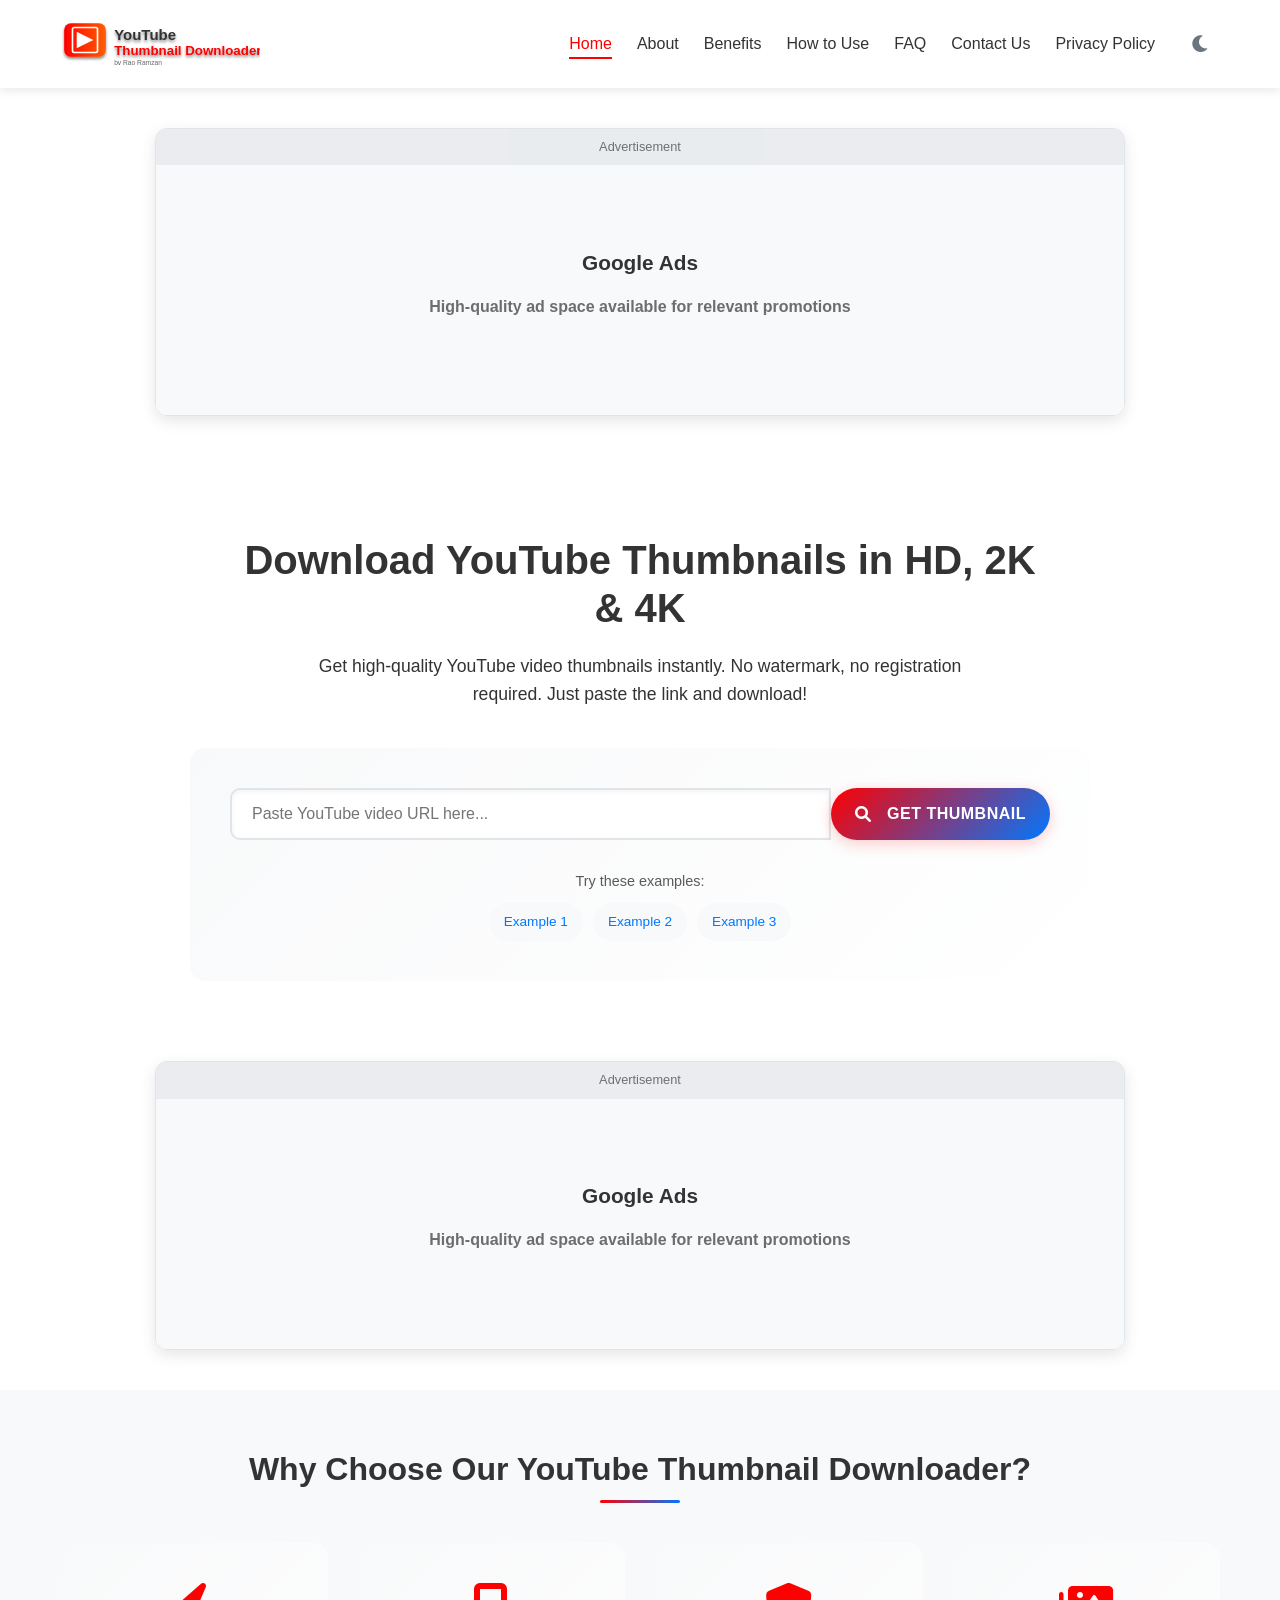
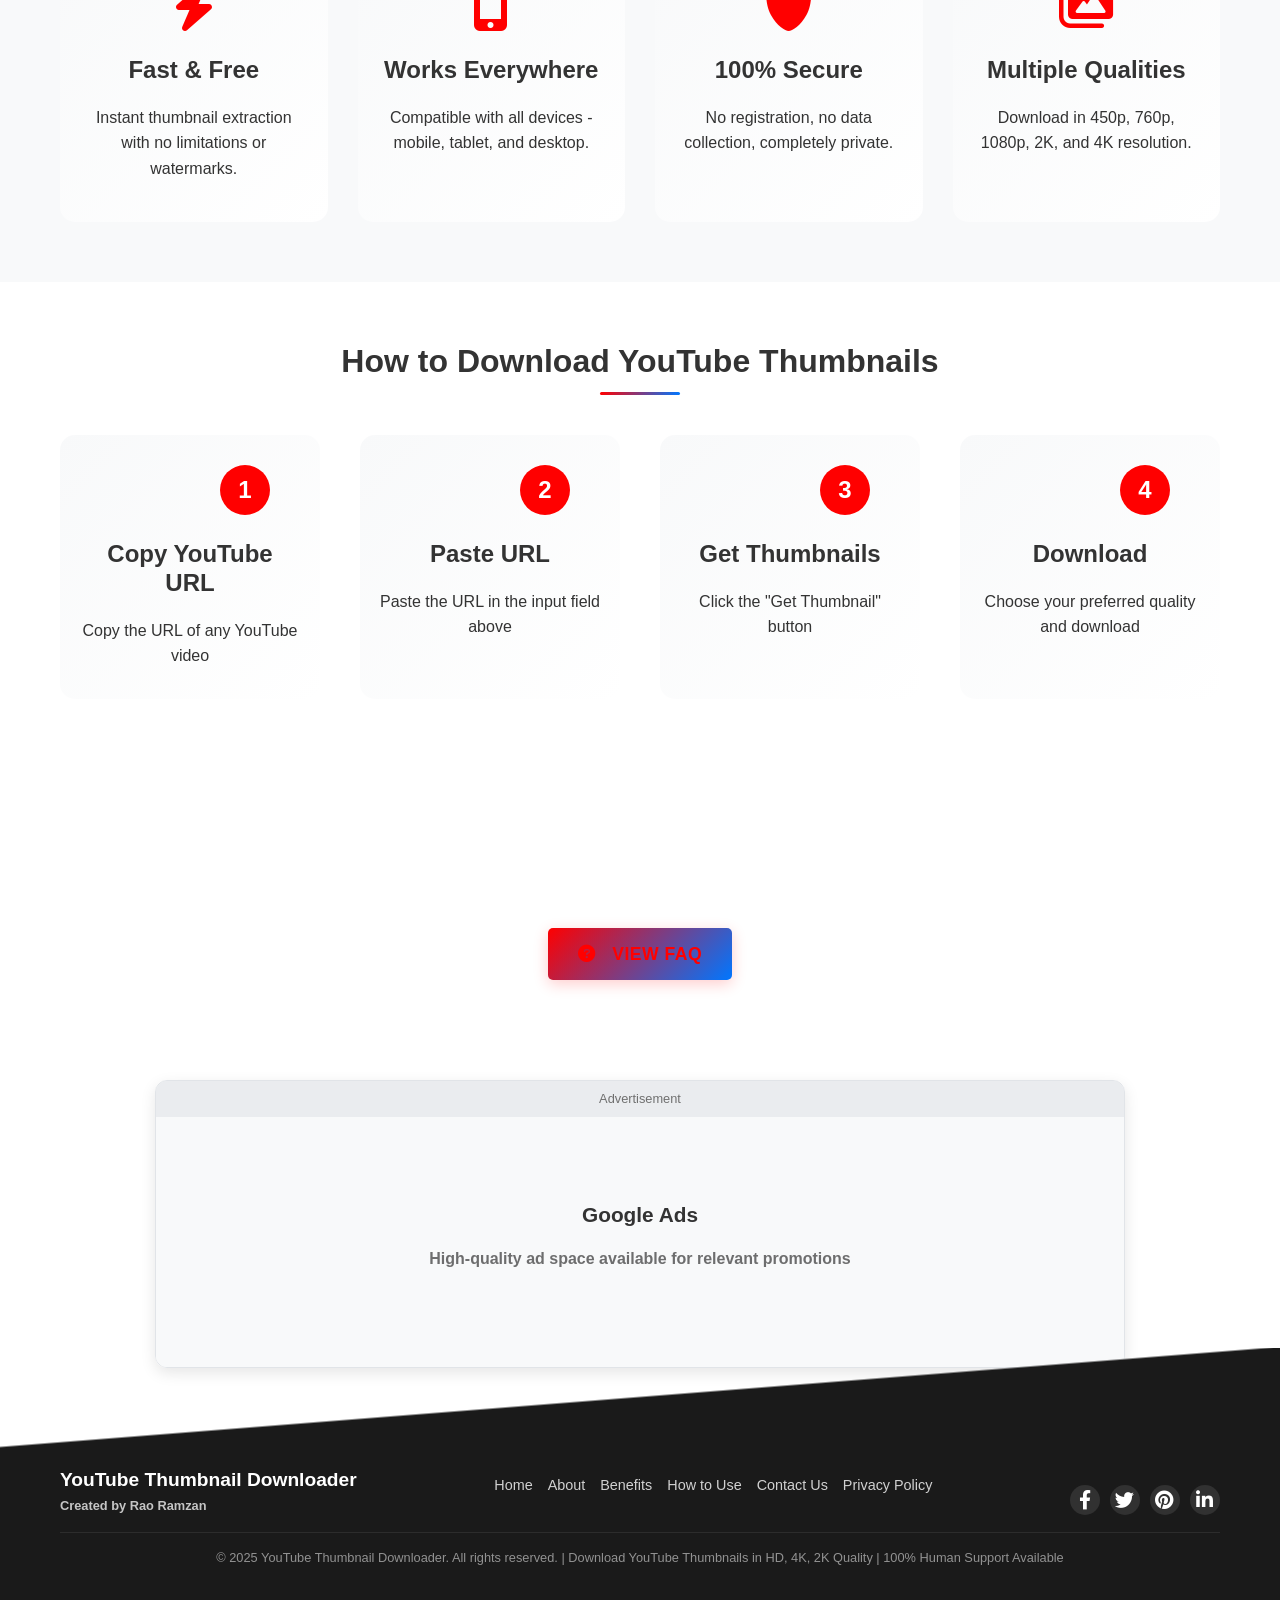
<file: index.html>
<!DOCTYPE html>
<html lang="en">
<head>
    <meta charset="UTF-8">
    <meta name="viewport" content="width=device-width, initial-scale=1.0">
    <meta name="description" content="Download YouTube thumbnails in HD, 2K, and 4K quality for free. No watermark, no registration required. Fast, easy, and reliable thumbnail downloader by Rao Ramzan.">
    <meta name="keywords" content="YouTube thumbnail downloader, download YouTube thumbnails, YouTube thumbnail HD, 4K YouTube thumbnail, free thumbnail downloader, YouTube thumbnail grabber">
    <meta name="author" content="Rao Ramzan">
    <meta name="robots" content="index, follow">
    <meta property="og:title" content="YouTube Thumbnail Downloader - Download in HD, 2K & 4K">
    <meta property="og:description" content="Download YouTube thumbnails in high quality (HD, 2K, 4K). No watermark, no registration required. Fast, easy, and reliable.">
    <meta property="og:image" content="images/about-us.svg">
    <meta property="og:url" content="https://ytdownloader.com">
    <meta property="og:type" content="website">
    <meta name="twitter:card" content="summary_large_image">
    <meta name="twitter:title" content="YouTube Thumbnail Downloader - Download in HD, 2K & 4K">
    <meta name="twitter:description" content="Download YouTube thumbnails in high quality (HD, 2K, 4K). No watermark, no registration required. Fast, easy, and reliable.">
    <meta name="twitter:image" content="images/about-us.svg">
    <link rel="canonical" href="https://ytdownloader.com">
    <title>YouTube Thumbnail Downloader - Download in HD, 2K & 4K</title>
    <link rel="stylesheet" href="css/styles.css">
    <link rel="stylesheet" href="https://cdnjs.cloudflare.com/ajax/libs/font-awesome/6.0.0-beta3/css/all.min.css">
    
    <!-- Preload critical resources -->
    <link rel="preload" href="css/styles.css" as="style">
    <link rel="preload" href="js/script.js" as="script">
    <link rel="preload" href="images/logo.svg" as="image">
    
    <!-- Preconnect to external domains -->
    <link rel="preconnect" href="https://cdnjs.cloudflare.com">
    <link rel="preconnect" href="https://img.youtube.com">
    <link rel="preconnect" href="https://www.youtube.com">
    
    <!-- Structured data for SEO -->
    <script type="application/ld+json">
    {
        "@context": "https://schema.org",
        "@type": "WebApplication",
        "name": "YouTube Thumbnail Downloader",
        "url": "https://ytdownloader.com",
        "description": "Download YouTube thumbnails in HD, 2K, and 4K quality for free. No watermark, no registration required.",
        "applicationCategory": "UtilityApplication",
        "operatingSystem": "All",
        "offers": {
            "@type": "Offer",
            "price": "0",
            "priceCurrency": "USD"
        },
        "creator": {
            "@type": "Person",
            "name": "Rao Ramzan"
        }
    }
    </script>
    <!-- Schema.org markup for Google -->
    <script type="application/ld+json">
    {
      "@context": "https://schema.org",
      "@type": "WebApplication",
      "name": "YouTube Thumbnail Downloader",
      "description": "Download YouTube thumbnails in HD, Full HD & 4K. No watermark, no software required.",
      "operatingSystem": "All",
      "applicationCategory": "UtilityApplication",
      "offers": {
        "@type": "Offer",
        "price": "0",
        "priceCurrency": "USD"
      }
    }
    </script>
</head>
<body>
    <header>
        <nav class="navbar">
            <div class="container">
                <div class="logo">
                    <a href="index.html">
                        <img src="images/logo.svg" alt="YouTube Thumbnail Downloader Logo" class="logo-img">
                    </a>
                </div>
                <ul class="nav-links">
                    <li><a href="index.html" class="active">Home</a></li>
                    <li><a href="html/about.html">About</a></li>
                    <li><a href="html/benefits.html">Benefits</a></li>
                    <li><a href="html/how-to-use.html">How to Use</a></li>
                    <li><a href="html/faq.html">FAQ</a></li>
                    <li><a href="html/contact.html">Contact Us</a></li>
                    <li><a href="html/privacy-policy.html">Privacy Policy</a></li>
                    <li><button id="theme-toggle" class="theme-toggle">
                        <i class="fas fa-moon"></i>
                        <i class="fas fa-sun"></i>
                    </button></li>
                </ul>
                <div class="hamburger">
                    <div class="bar"></div>
                    <div class="bar"></div>
                    <div class="bar"></div>
                </div>
            </div>
        </nav>
    </header>

    <main>
        <!-- Top Ad Space -->
        <section class="ad-section">
            <div class="container">
                <div class="ad-container">
                    <div class="ad-label">Advertisement</div>
                    <div class="ad-space">
                        <!-- Google AdSense Code Will Go Here -->
                        <div class="placeholder-ad">
                            <p>Google Ads</p>
                            <p class="ad-placeholder-text">High-quality ad space available for relevant promotions</p>
                        </div>
                    </div>
                </div>
            </div>
        </section>
        
        <section class="hero gradient-animation">
            <div class="container">
                <h1 class="animate-fade-in">Download YouTube Thumbnails in HD, 2K & 4K</h1>
                <p class="animate-slide-up">Get high-quality YouTube video thumbnails instantly. No watermark, no registration required. Just paste the link and download!</p>
                
                <div class="tool-container premium-card animate-fade-in">
                    <div class="input-container">
                        <input type="text" id="video-url" placeholder="Paste YouTube video URL here..." class="modern-input">
                        <button id="get-thumbnail" class="btn-primary"><i class="fas fa-search"></i> Get Thumbnail</button>
                    </div>
                    
                    <div class="url-examples">
                        <p>Try these examples:</p>
                        <div class="example-links">
                            <a href="#" class="url-example" data-url="https://www.youtube.com/watch?v=dQw4w9WgXcQ">Example 1</a>
                            <a href="#" class="url-example" data-url="https://www.youtube.com/watch?v=9bZkp7q19f0">Example 2</a>
                            <a href="#" class="url-example" data-url="https://www.youtube.com/watch?v=kJQP7kiw5Fk">Example 3</a>
                        </div>
                    </div>
                    
                    <div class="loader" id="loader">
                        <div class="spinner"></div>
                        <div class="loading-progress-container">
                            <progress id="loading-progress" max="100" value="0"></progress>
                            <div id="progress-text">0%</div>
                            <p class="loading-message">Processing your request. Please wait...</p>
                        </div>
                    </div>
                    <div id="error-message" class="error-message"></div>
                    
                    <div id="results" class="results">
                        <h2>Thumbnail Preview</h2>
                        <div class="thumbnails-container stagger-animation">
                            <!-- Thumbnails will be displayed here -->
                        </div>
                    </div>
                </div>
            </div>
        </section>

        <!-- Middle Ad Space -->
        <section class="ad-section">
            <div class="container">
                <div class="ad-container">
                    <div class="ad-label">Advertisement</div>
                    <div class="ad-space">
                        <!-- Google AdSense Code Will Go Here -->
                        <div class="placeholder-ad">
                            <p>Google Ads</p>
                            <p class="ad-placeholder-text">High-quality ad space available for relevant promotions</p>
                        </div>
                    </div>
                </div>
            </div>
        </section>

        <section class="features">
            <div class="container">
                <h2 class="section-title">Why Choose Our YouTube Thumbnail Downloader?</h2>
                <div class="feature-cards stagger-animation">
                    <div class="feature-card premium-card animate-on-scroll">
                        <i class="fas fa-bolt"></i>
                        <h3>Fast & Free</h3>
                        <p>Instant thumbnail extraction with no limitations or watermarks.</p>
                    </div>
                    <div class="feature-card premium-card animate-on-scroll">
                        <i class="fas fa-mobile-alt"></i>
                        <h3>Works Everywhere</h3>
                        <p>Compatible with all devices - mobile, tablet, and desktop.</p>
                    </div>
                    <div class="feature-card premium-card animate-on-scroll">
                        <i class="fas fa-shield-alt"></i>
                        <h3>100% Secure</h3>
                        <p>No registration, no data collection, completely private.</p>
                    </div>
                    <div class="feature-card premium-card animate-on-scroll">
                        <i class="fas fa-images"></i>
                        <h3>Multiple Qualities</h3>
                        <p>Download in 450p, 760p, 1080p, 2K, and 4K resolution.</p>
                    </div>
                </div>
            </div>
        </section>

        <section class="how-it-works">
            <div class="container">
                <h2 class="section-title">How to Download YouTube Thumbnails</h2>
                <div class="steps stagger-animation">
                    <div class="step premium-card animate-on-scroll">
                        <div class="step-number">1</div>
                        <h3>Copy YouTube URL</h3>
                        <p>Copy the URL of any YouTube video</p>
                    </div>
                    <div class="step premium-card animate-on-scroll">
                        <div class="step-number">2</div>
                        <h3>Paste URL</h3>
                        <p>Paste the URL in the input field above</p>
                    </div>
                    <div class="step premium-card animate-on-scroll">
                        <div class="step-number">3</div>
                        <h3>Get Thumbnails</h3>
                        <p>Click the "Get Thumbnail" button</p>
                    </div>
                    <div class="step premium-card animate-on-scroll">
                        <div class="step-number">4</div>
                        <h3>Download</h3>
                        <p>Choose your preferred quality and download</p>
                    </div>
                </div>
            </div>
        </section>

        <section class="cta-section gradient-animation">
            <div class="container">
                <h2>Have Questions About Our Tool?</h2>
                <p>Check out our comprehensive FAQ section for answers to common questions</p>
                <a href="html/faq.html" class="btn-primary"><i class="fas fa-question-circle"></i> View FAQ</a>
            </div>
        </section>

        <!-- Bottom Ad Space -->
        <section class="ad-section">
            <div class="container">
                <div class="ad-container">
                    <div class="ad-label">Advertisement</div>
                    <div class="ad-space">
                        <!-- Google AdSense Code Will Go Here -->
                        <div class="placeholder-ad">
                            <p>Google Ads</p>
                            <p class="ad-placeholder-text">High-quality ad space available for relevant promotions</p>
                        </div>
                    </div>
                </div>
            </div>
        </section>
    </main>

    <footer class="compact-footer">
        <div class="container">
            <div class="footer-content">
                <div class="footer-logo">
                    <h2>YouTube Thumbnail Downloader</h2>
                    <p class="creator-credit">Created by Rao Ramzan</p>
                </div>
                <div class="footer-links">
                    <ul>
                        <li><a href="index.html">Home</a></li>
                        <li><a href="html/about.html">About</a></li>
                        <li><a href="html/benefits.html">Benefits</a></li>
                        <li><a href="html/how-to-use.html">How to Use</a></li>
                        <li><a href="html/contact.html">Contact Us</a></li>
                        <li><a href="html/privacy-policy.html">Privacy Policy</a></li>
                    </ul>
                </div>
                <div class="footer-social">
                    <div class="social-icons">
                        <a href="#" class="social-icon"><i class="fab fa-facebook-f"></i></a>
                        <a href="#" class="social-icon"><i class="fab fa-twitter"></i></a>
                        <a href="#" class="social-icon"><i class="fab fa-pinterest"></i></a>
                        <a href="#" class="social-icon"><i class="fab fa-linkedin-in"></i></a>
                    </div>
                </div>
            </div>
            <div class="footer-bottom">
                <p>&copy; 2025 YouTube Thumbnail Downloader. All rights reserved. | <span class="seo-text">Download YouTube Thumbnails in HD, 4K, 2K Quality | 100% Human Support Available</span></p>
            </div>
        </div>
    </footer>

    <script src="js/script.js"></script>
</body>
</html>
</file>
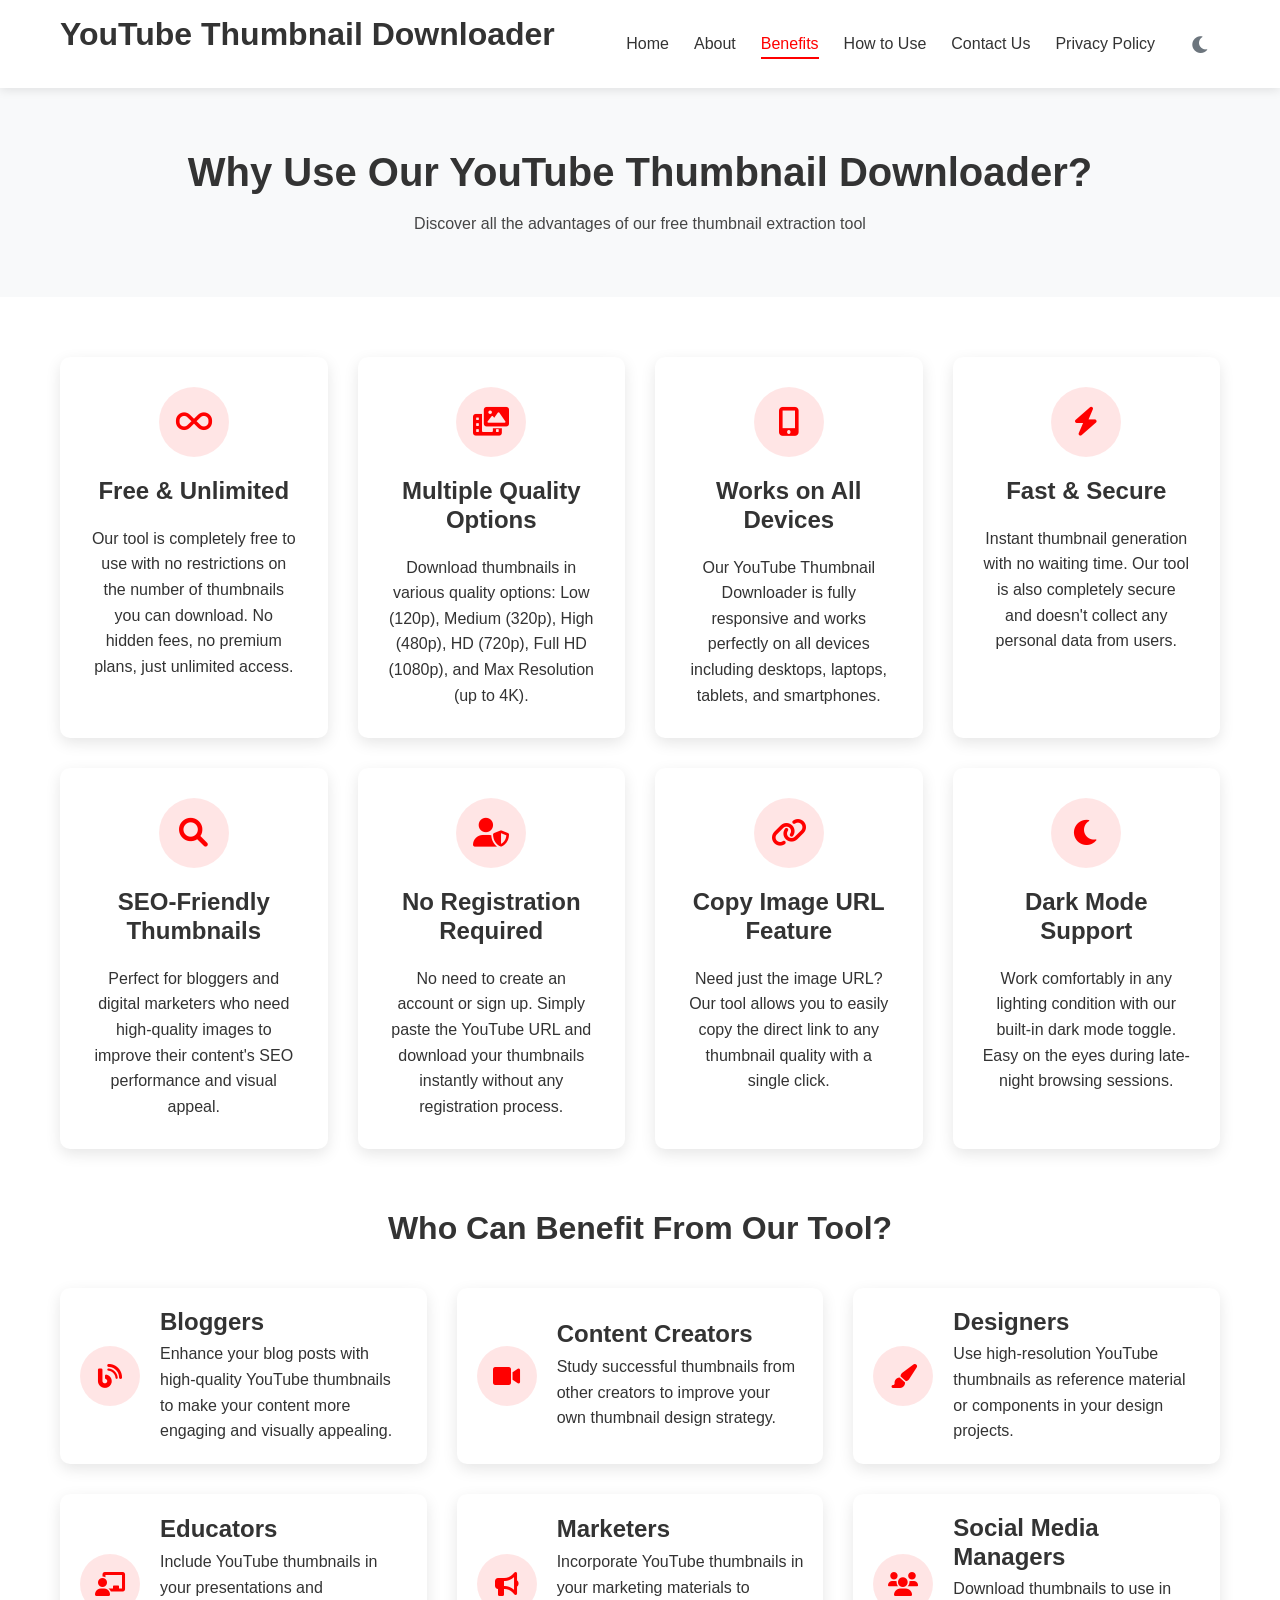
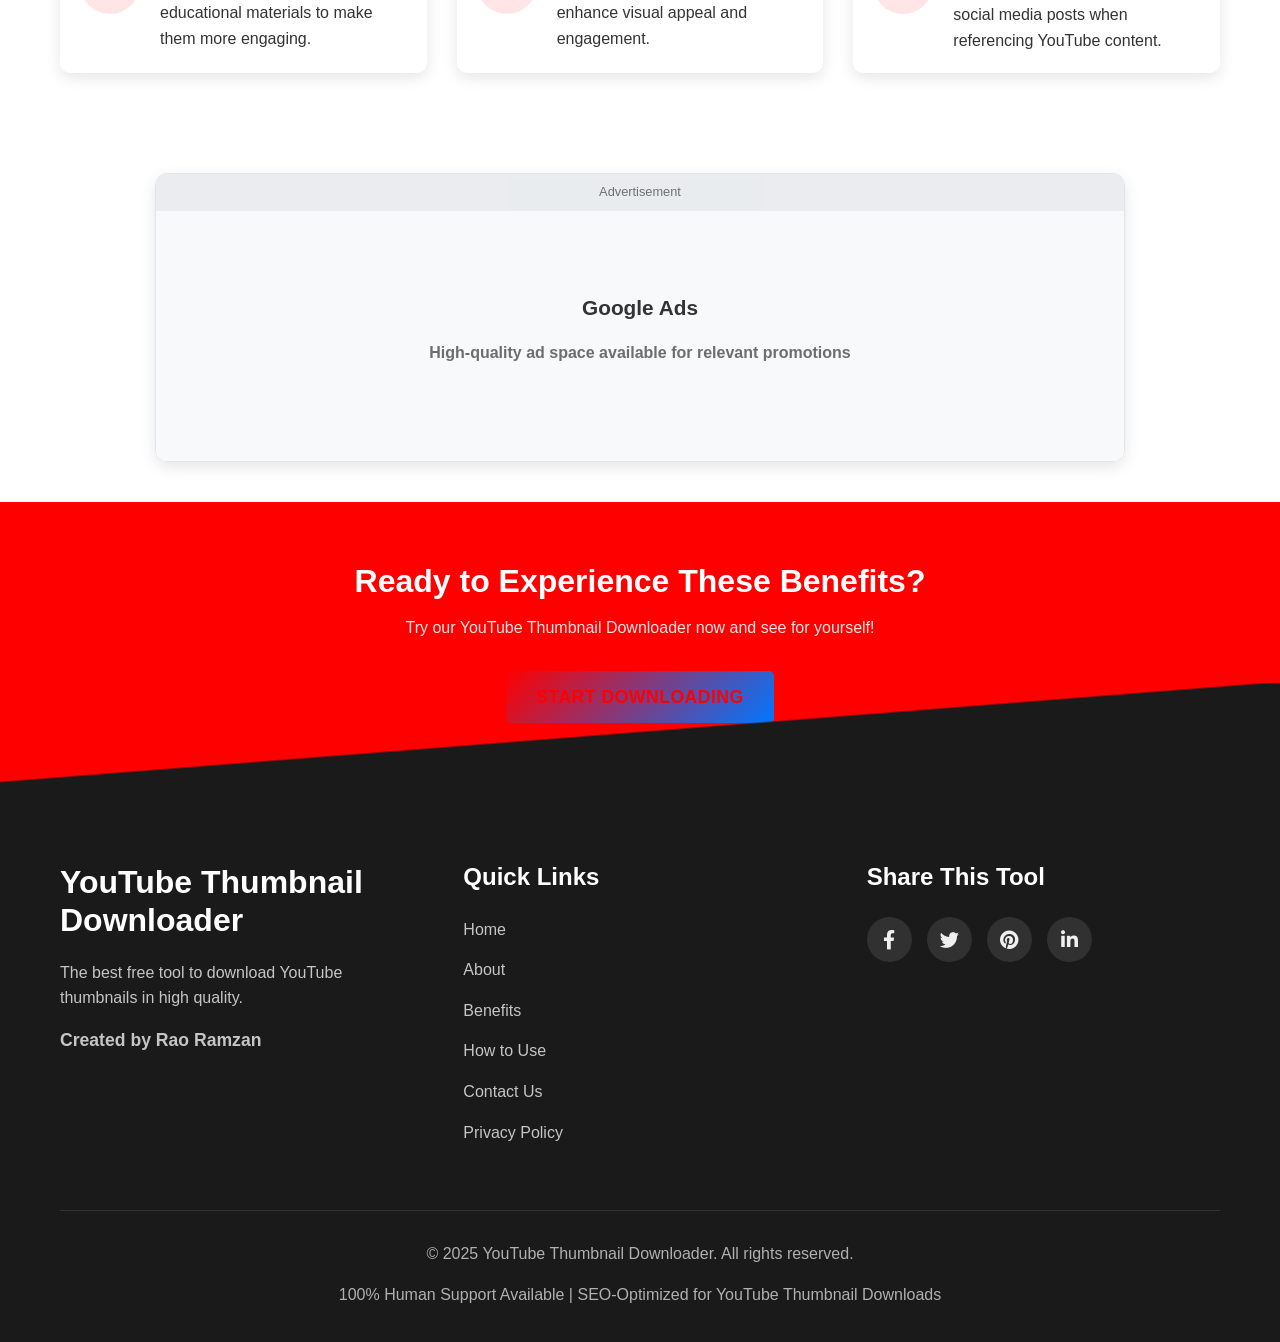
<file: html/benefits.html>
<!DOCTYPE html>
<html lang="en">
<head>
    <meta charset="UTF-8">
    <meta name="viewport" content="width=device-width, initial-scale=1.0">
    <meta name="description" content="Discover the benefits of our YouTube Thumbnail Downloader. Free, unlimited downloads in multiple qualities from HD to 4K.">
    <meta name="keywords" content="YouTube Thumbnail Downloader Benefits, Free YouTube Thumbnail Grabber, High-Quality YouTube Thumbnail Extractor, 4K YouTube Thumbnail Downloader">
    <title>Benefits - YouTube Thumbnail Downloader</title>
    <link rel="stylesheet" href="../css/styles.css">
    <link rel="stylesheet" href="https://cdnjs.cloudflare.com/ajax/libs/font-awesome/6.0.0-beta3/css/all.min.css">
</head>
<body>
    <header>
        <nav class="navbar">
            <div class="container">
                <div class="logo">
                    <h2>YouTube Thumbnail Downloader</h2>
                </div>
                <ul class="nav-links">
                    <li><a href="../index.html">Home</a></li>
                    <li><a href="about.html">About</a></li>
                    <li><a href="benefits.html" class="active">Benefits</a></li>
                    <li><a href="how-to-use.html">How to Use</a></li>
                    <li><a href="contact.html">Contact Us</a></li>
                    <li><a href="privacy-policy.html">Privacy Policy</a></li>
                    <li><button id="theme-toggle" class="theme-toggle">
                        <i class="fas fa-moon"></i>
                        <i class="fas fa-sun"></i>
                    </button></li>
                </ul>
                <div class="hamburger">
                    <div class="bar"></div>
                    <div class="bar"></div>
                    <div class="bar"></div>
                </div>
            </div>
        </nav>
    </header>

    <main>
        <section class="page-header">
            <div class="container">
                <h1>Why Use Our YouTube Thumbnail Downloader?</h1>
                <p>Discover all the advantages of our free thumbnail extraction tool</p>
            </div>
        </section>

        <section class="benefits-content">
            <div class="container">
                <div class="benefits-grid">
                    <div class="benefit-card">
                        <div class="benefit-icon">
                            <i class="fas fa-infinity"></i>
                        </div>
                        <h3>Free & Unlimited</h3>
                        <p>Our tool is completely free to use with no restrictions on the number of thumbnails you can download. No hidden fees, no premium plans, just unlimited access.</p>
                    </div>
                    
                    <div class="benefit-card">
                        <div class="benefit-icon">
                            <i class="fas fa-photo-video"></i>
                        </div>
                        <h3>Multiple Quality Options</h3>
                        <p>Download thumbnails in various quality options: Low (120p), Medium (320p), High (480p), HD (720p), Full HD (1080p), and Max Resolution (up to 4K).</p>
                    </div>
                    
                    <div class="benefit-card">
                        <div class="benefit-icon">
                            <i class="fas fa-mobile-alt"></i>
                        </div>
                        <h3>Works on All Devices</h3>
                        <p>Our YouTube Thumbnail Downloader is fully responsive and works perfectly on all devices including desktops, laptops, tablets, and smartphones.</p>
                    </div>
                    
                    <div class="benefit-card">
                        <div class="benefit-icon">
                            <i class="fas fa-bolt"></i>
                        </div>
                        <h3>Fast & Secure</h3>
                        <p>Instant thumbnail generation with no waiting time. Our tool is also completely secure and doesn't collect any personal data from users.</p>
                    </div>
                    
                    <div class="benefit-card">
                        <div class="benefit-icon">
                            <i class="fas fa-search"></i>
                        </div>
                        <h3>SEO-Friendly Thumbnails</h3>
                        <p>Perfect for bloggers and digital marketers who need high-quality images to improve their content's SEO performance and visual appeal.</p>
                    </div>
                    
                    <div class="benefit-card">
                        <div class="benefit-icon">
                            <i class="fas fa-user-shield"></i>
                        </div>
                        <h3>No Registration Required</h3>
                        <p>No need to create an account or sign up. Simply paste the YouTube URL and download your thumbnails instantly without any registration process.</p>
                    </div>
                    
                    <div class="benefit-card">
                        <div class="benefit-icon">
                            <i class="fas fa-link"></i>
                        </div>
                        <h3>Copy Image URL Feature</h3>
                        <p>Need just the image URL? Our tool allows you to easily copy the direct link to any thumbnail quality with a single click.</p>
                    </div>
                    
                    <div class="benefit-card">
                        <div class="benefit-icon">
                            <i class="fas fa-moon"></i>
                        </div>
                        <h3>Dark Mode Support</h3>
                        <p>Work comfortably in any lighting condition with our built-in dark mode toggle. Easy on the eyes during late-night browsing sessions.</p>
                    </div>
                </div>
                
                <div class="use-cases">
                    <h2>Who Can Benefit From Our Tool?</h2>
                    <div class="use-cases-grid">
                        <div class="use-case">
                            <div class="use-case-icon">
                                <i class="fas fa-blog"></i>
                            </div>
                            <div class="use-case-content">
                                <h3>Bloggers</h3>
                                <p>Enhance your blog posts with high-quality YouTube thumbnails to make your content more engaging and visually appealing.</p>
                            </div>
                        </div>
                        
                        <div class="use-case">
                            <div class="use-case-icon">
                                <i class="fas fa-video"></i>
                            </div>
                            <div class="use-case-content">
                                <h3>Content Creators</h3>
                                <p>Study successful thumbnails from other creators to improve your own thumbnail design strategy.</p>
                            </div>
                        </div>
                        
                        <div class="use-case">
                            <div class="use-case-icon">
                                <i class="fas fa-paint-brush"></i>
                            </div>
                            <div class="use-case-content">
                                <h3>Designers</h3>
                                <p>Use high-resolution YouTube thumbnails as reference material or components in your design projects.</p>
                            </div>
                        </div>
                        
                        <div class="use-case">
                            <div class="use-case-icon">
                                <i class="fas fa-chalkboard-teacher"></i>
                            </div>
                            <div class="use-case-content">
                                <h3>Educators</h3>
                                <p>Include YouTube thumbnails in your presentations and educational materials to make them more engaging.</p>
                            </div>
                        </div>
                        
                        <div class="use-case">
                            <div class="use-case-icon">
                                <i class="fas fa-bullhorn"></i>
                            </div>
                            <div class="use-case-content">
                                <h3>Marketers</h3>
                                <p>Incorporate YouTube thumbnails in your marketing materials to enhance visual appeal and engagement.</p>
                            </div>
                        </div>
                        
                        <div class="use-case">
                            <div class="use-case-icon">
                                <i class="fas fa-users"></i>
                            </div>
                            <div class="use-case-content">
                                <h3>Social Media Managers</h3>
                                <p>Download thumbnails to use in social media posts when referencing YouTube content.</p>
                            </div>
                        </div>
                    </div>
                </div>
            </div>
        </section>
        
        <!-- Ad Space Section -->
        <section class="ad-section">
            <div class="container">
                <div class="ad-container">
                    <div class="ad-label">Advertisement</div>
                    <div class="ad-space">
                        <!-- Google AdSense Code Will Go Here -->
                        <div class="placeholder-ad">
                            <p>Google Ads</p>
                            <p class="ad-placeholder-text">High-quality ad space available for relevant promotions</p>
                        </div>
                    </div>
                </div>
            </div>
        </section>
        
        <section class="cta-section">
            <div class="container">
                <h2>Ready to Experience These Benefits?</h2>
                <p>Try our YouTube Thumbnail Downloader now and see for yourself!</p>
                <a href="../index.html" class="btn-primary">Start Downloading</a>
            </div>
        </section>
    </main>

    <footer>
        <div class="container">
            <div class="footer-content">
                <div class="footer-logo">
                    <h2>YouTube Thumbnail Downloader</h2>
                    <p>The best free tool to download YouTube thumbnails in high quality.</p>
                    <p class="creator-credit">Created by Rao Ramzan</p>
                </div>
                <div class="footer-links">
                    <h3>Quick Links</h3>
                    <ul>
                        <li><a href="../index.html">Home</a></li>
                        <li><a href="about.html">About</a></li>
                        <li><a href="benefits.html">Benefits</a></li>
                        <li><a href="how-to-use.html">How to Use</a></li>
                        <li><a href="contact.html">Contact Us</a></li>
                        <li><a href="privacy-policy.html">Privacy Policy</a></li>
                    </ul>
                </div>
                <div class="footer-social">
                    <h3>Share This Tool</h3>
                    <div class="social-icons">
                        <a href="#" class="social-icon"><i class="fab fa-facebook-f"></i></a>
                        <a href="#" class="social-icon"><i class="fab fa-twitter"></i></a>
                        <a href="#" class="social-icon"><i class="fab fa-pinterest"></i></a>
                        <a href="#" class="social-icon"><i class="fab fa-linkedin-in"></i></a>
                    </div>
                </div>
            </div>
            <div class="footer-bottom">
                <p>&copy; 2025 YouTube Thumbnail Downloader. All rights reserved.</p>
                <p>100% Human Support Available | SEO-Optimized for YouTube Thumbnail Downloads</p>
            </div>
        </div>
    </footer>

    <script src="../js/script.js"></script>
</body>
</html>
</file>
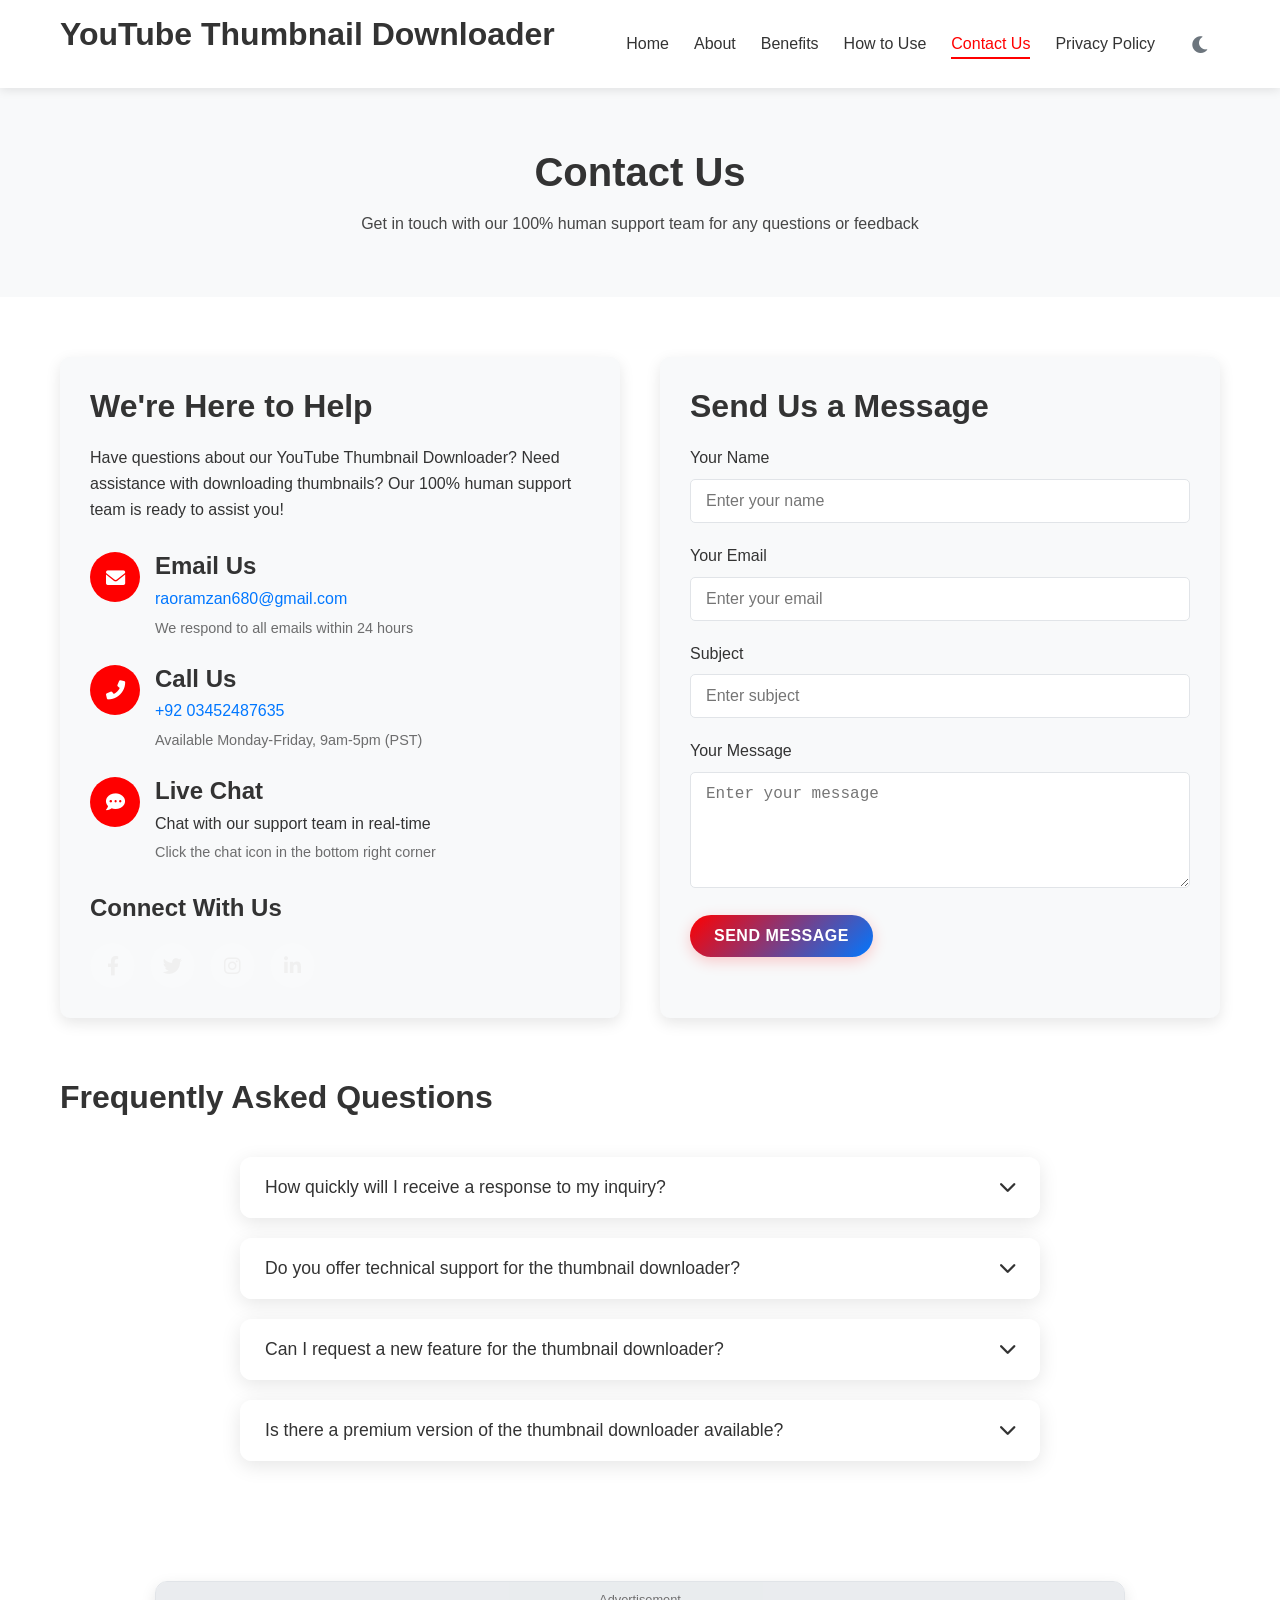
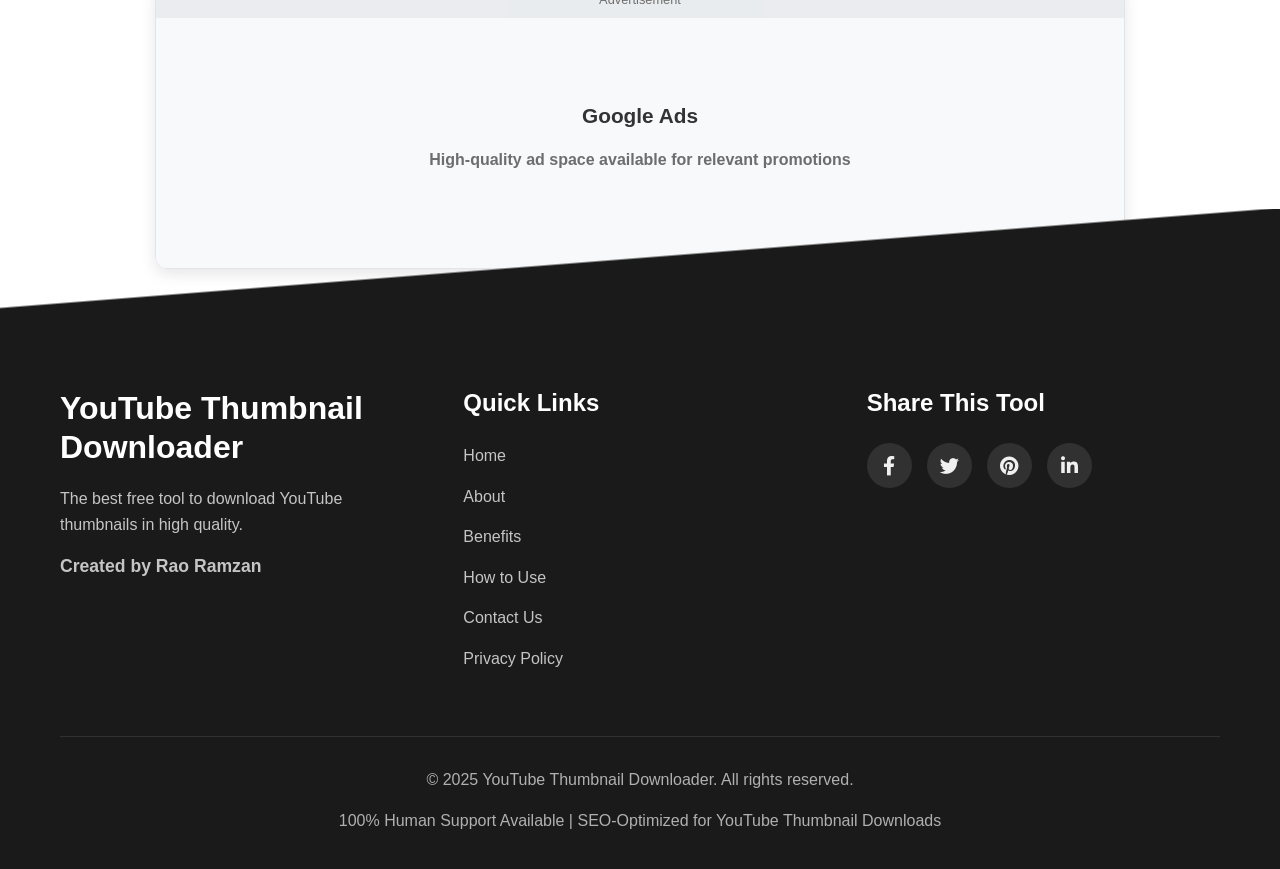
<file: html/contact.html>
<!DOCTYPE html>
<html lang="en">
<head>
    <meta charset="UTF-8">
    <meta name="viewport" content="width=device-width, initial-scale=1.0">
    <meta name="description" content="Contact us for any questions about our YouTube Thumbnail Downloader. Get 100% human support for all your thumbnail downloading needs.">
    <meta name="keywords" content="YouTube Thumbnail Downloader Contact, Contact YouTube Thumbnail Tool, YouTube Thumbnail Support, YouTube Thumbnail Downloader Help, Best YouTube Thumbnail Extractor Contact">
    <title>Contact Us - YouTube Thumbnail Downloader</title>
    <link rel="stylesheet" href="../css/styles.css">
    <link rel="stylesheet" href="https://cdnjs.cloudflare.com/ajax/libs/font-awesome/6.0.0-beta3/css/all.min.css">
</head>
<body>
    <header>
        <nav class="navbar">
            <div class="container">
                <div class="logo">
                    <h2>YouTube Thumbnail Downloader</h2>
                </div>
                <ul class="nav-links">
                    <li><a href="../index.html">Home</a></li>
                    <li><a href="about.html">About</a></li>
                    <li><a href="benefits.html">Benefits</a></li>
                    <li><a href="how-to-use.html">How to Use</a></li>
                    <li><a href="contact.html" class="active">Contact Us</a></li>
                    <li><a href="privacy-policy.html">Privacy Policy</a></li>
                    <li><button id="theme-toggle" class="theme-toggle">
                        <i class="fas fa-moon"></i>
                        <i class="fas fa-sun"></i>
                    </button></li>
                </ul>
                <div class="hamburger">
                    <div class="bar"></div>
                    <div class="bar"></div>
                    <div class="bar"></div>
                </div>
            </div>
        </nav>
    </header>

    <main>
        <section class="page-header">
            <div class="container">
                <h1>Contact Us</h1>
                <p>Get in touch with our 100% human support team for any questions or feedback</p>
            </div>
        </section>

        <section class="contact-content">
            <div class="container">
                <div class="contact-grid">
                    <div class="contact-info">
                        <h2>We're Here to Help</h2>
                        <p>Have questions about our YouTube Thumbnail Downloader? Need assistance with downloading thumbnails? Our 100% human support team is ready to assist you!</p>
                        
                        <div class="contact-methods">
                            <div class="contact-method">
                                <div class="contact-icon">
                                    <i class="fas fa-envelope"></i>
                                </div>
                                <div class="contact-details">
                                    <h3>Email Us</h3>
                                    <p><a href="mailto:raoramzan680@gmail.com">raoramzan680@gmail.com</a></p>
                                    <p class="contact-note">We respond to all emails within 24 hours</p>
                                </div>
                            </div>
                            
                            <div class="contact-method">
                                <div class="contact-icon">
                                    <i class="fas fa-phone-alt"></i>
                                </div>
                                <div class="contact-details">
                                    <h3>Call Us</h3>
                                    <p><a href="tel:+9203452487635">+92 03452487635</a></p>
                                    <p class="contact-note">Available Monday-Friday, 9am-5pm (PST)</p>
                                </div>
                            </div>
                            
                            <div class="contact-method">
                                <div class="contact-icon">
                                    <i class="fas fa-comment-dots"></i>
                                </div>
                                <div class="contact-details">
                                    <h3>Live Chat</h3>
                                    <p>Chat with our support team in real-time</p>
                                    <p class="contact-note">Click the chat icon in the bottom right corner</p>
                                </div>
                            </div>
                        </div>
                        
                        <div class="social-connect">
                            <h3>Connect With Us</h3>
                            <div class="social-icons">
                                <a href="#" class="social-icon"><i class="fab fa-facebook-f"></i></a>
                                <a href="#" class="social-icon"><i class="fab fa-twitter"></i></a>
                                <a href="#" class="social-icon"><i class="fab fa-instagram"></i></a>
                                <a href="#" class="social-icon"><i class="fab fa-linkedin-in"></i></a>
                            </div>
                        </div>
                    </div>
                    
                    <div class="contact-form-container">
                        <h2>Send Us a Message</h2>
                        <form class="contact-form" id="contact-form">
                            <div class="form-group">
                                <label for="name">Your Name</label>
                                <input type="text" id="name" name="name" placeholder="Enter your name" required>
                            </div>
                            
                            <div class="form-group">
                                <label for="email">Your Email</label>
                                <input type="email" id="email" name="email" placeholder="Enter your email" required>
                            </div>
                            
                            <div class="form-group">
                                <label for="subject">Subject</label>
                                <input type="text" id="subject" name="subject" placeholder="Enter subject" required>
                            </div>
                            
                            <div class="form-group">
                                <label for="message">Your Message</label>
                                <textarea id="message" name="message" rows="5" placeholder="Enter your message" required></textarea>
                            </div>
                            
                            <button type="submit" class="btn-primary">Send Message</button>
                        </form>
                        <div id="form-message" class="form-message"></div>
                    </div>
                </div>
                
                <div class="faq-section">
                    <h2>Frequently Asked Questions</h2>
                    <div class="accordion">
                        <div class="accordion-item">
                            <button class="accordion-header">
                                How quickly will I receive a response to my inquiry?
                                <i class="fas fa-chevron-down"></i>
                            </button>
                            <div class="accordion-content">
                                <p>We strive to respond to all inquiries within 24 hours. For urgent matters, we recommend calling our support line for immediate assistance.</p>
                            </div>
                        </div>
                        
                        <div class="accordion-item">
                            <button class="accordion-header">
                                Do you offer technical support for the thumbnail downloader?
                                <i class="fas fa-chevron-down"></i>
                            </button>
                            <div class="accordion-content">
                                <p>Yes, our 100% human support team can help with any technical issues you might encounter while using our YouTube Thumbnail Downloader. Just reach out via email, phone, or the contact form.</p>
                            </div>
                        </div>
                        
                        <div class="accordion-item">
                            <button class="accordion-header">
                                Can I request a new feature for the thumbnail downloader?
                                <i class="fas fa-chevron-down"></i>
                            </button>
                            <div class="accordion-content">
                                <p>Absolutely! We welcome feature requests and user feedback. Please use the contact form to submit your ideas, and our development team will review them.</p>
                            </div>
                        </div>
                        
                        <div class="accordion-item">
                            <button class="accordion-header">
                                Is there a premium version of the thumbnail downloader available?
                                <i class="fas fa-chevron-down"></i>
                            </button>
                            <div class="accordion-content">
                                <p>Currently, we offer our YouTube Thumbnail Downloader as a completely free service. However, we're considering adding premium features in the future. Contact us if you have specific requirements for a premium version.</p>
                            </div>
                        </div>
                    </div>
                </div>
            </div>
        </section>
        
        <!-- Ad Space Section -->
        <section class="ad-section">
            <div class="container">
                <div class="ad-container">
                    <div class="ad-label">Advertisement</div>
                    <div class="ad-space">
                        <!-- Google AdSense Code Will Go Here -->
                        <div class="placeholder-ad">
                            <p>Google Ads</p>
                            <p class="ad-placeholder-text">High-quality ad space available for relevant promotions</p>
                        </div>
                    </div>
                </div>
            </div>
        </section>
    </main>

    <footer>
        <div class="container">
            <div class="footer-content">
                <div class="footer-logo">
                    <h2>YouTube Thumbnail Downloader</h2>
                    <p>The best free tool to download YouTube thumbnails in high quality.</p>
                    <p class="creator-credit">Created by Rao Ramzan</p>
                </div>
                <div class="footer-links">
                    <h3>Quick Links</h3>
                    <ul>
                        <li><a href="../index.html">Home</a></li>
                        <li><a href="about.html">About</a></li>
                        <li><a href="benefits.html">Benefits</a></li>
                        <li><a href="how-to-use.html">How to Use</a></li>
                        <li><a href="contact.html">Contact Us</a></li>
                        <li><a href="privacy-policy.html">Privacy Policy</a></li>
                    </ul>
                </div>
                <div class="footer-social">
                    <h3>Share This Tool</h3>
                    <div class="social-icons">
                        <a href="#" class="social-icon"><i class="fab fa-facebook-f"></i></a>
                        <a href="#" class="social-icon"><i class="fab fa-twitter"></i></a>
                        <a href="#" class="social-icon"><i class="fab fa-pinterest"></i></a>
                        <a href="#" class="social-icon"><i class="fab fa-linkedin-in"></i></a>
                    </div>
                </div>
            </div>
            <div class="footer-bottom">
                <p>&copy; 2025 YouTube Thumbnail Downloader. All rights reserved.</p>
                <p>100% Human Support Available | SEO-Optimized for YouTube Thumbnail Downloads</p>
            </div>
        </div>
    </footer>

    <script src="../js/script.js"></script>
    <script>
        // Contact Form Handling
        document.getElementById('contact-form').addEventListener('submit', function(e) {
            e.preventDefault();
            
            // In a real implementation, you would send the form data to a server
            // For this demo, we'll just show a success message
            const formMessage = document.getElementById('form-message');
            formMessage.innerHTML = '<div class="success-message"><i class="fas fa-check-circle"></i> Thank you for your message! We\'ll respond within 24 hours.</div>';
            
            // Reset form
            this.reset();
            
            // Hide success message after 5 seconds
            setTimeout(() => {
                formMessage.innerHTML = '';
            }, 5000);
        });
    </script>
</body>
</html>
</file>
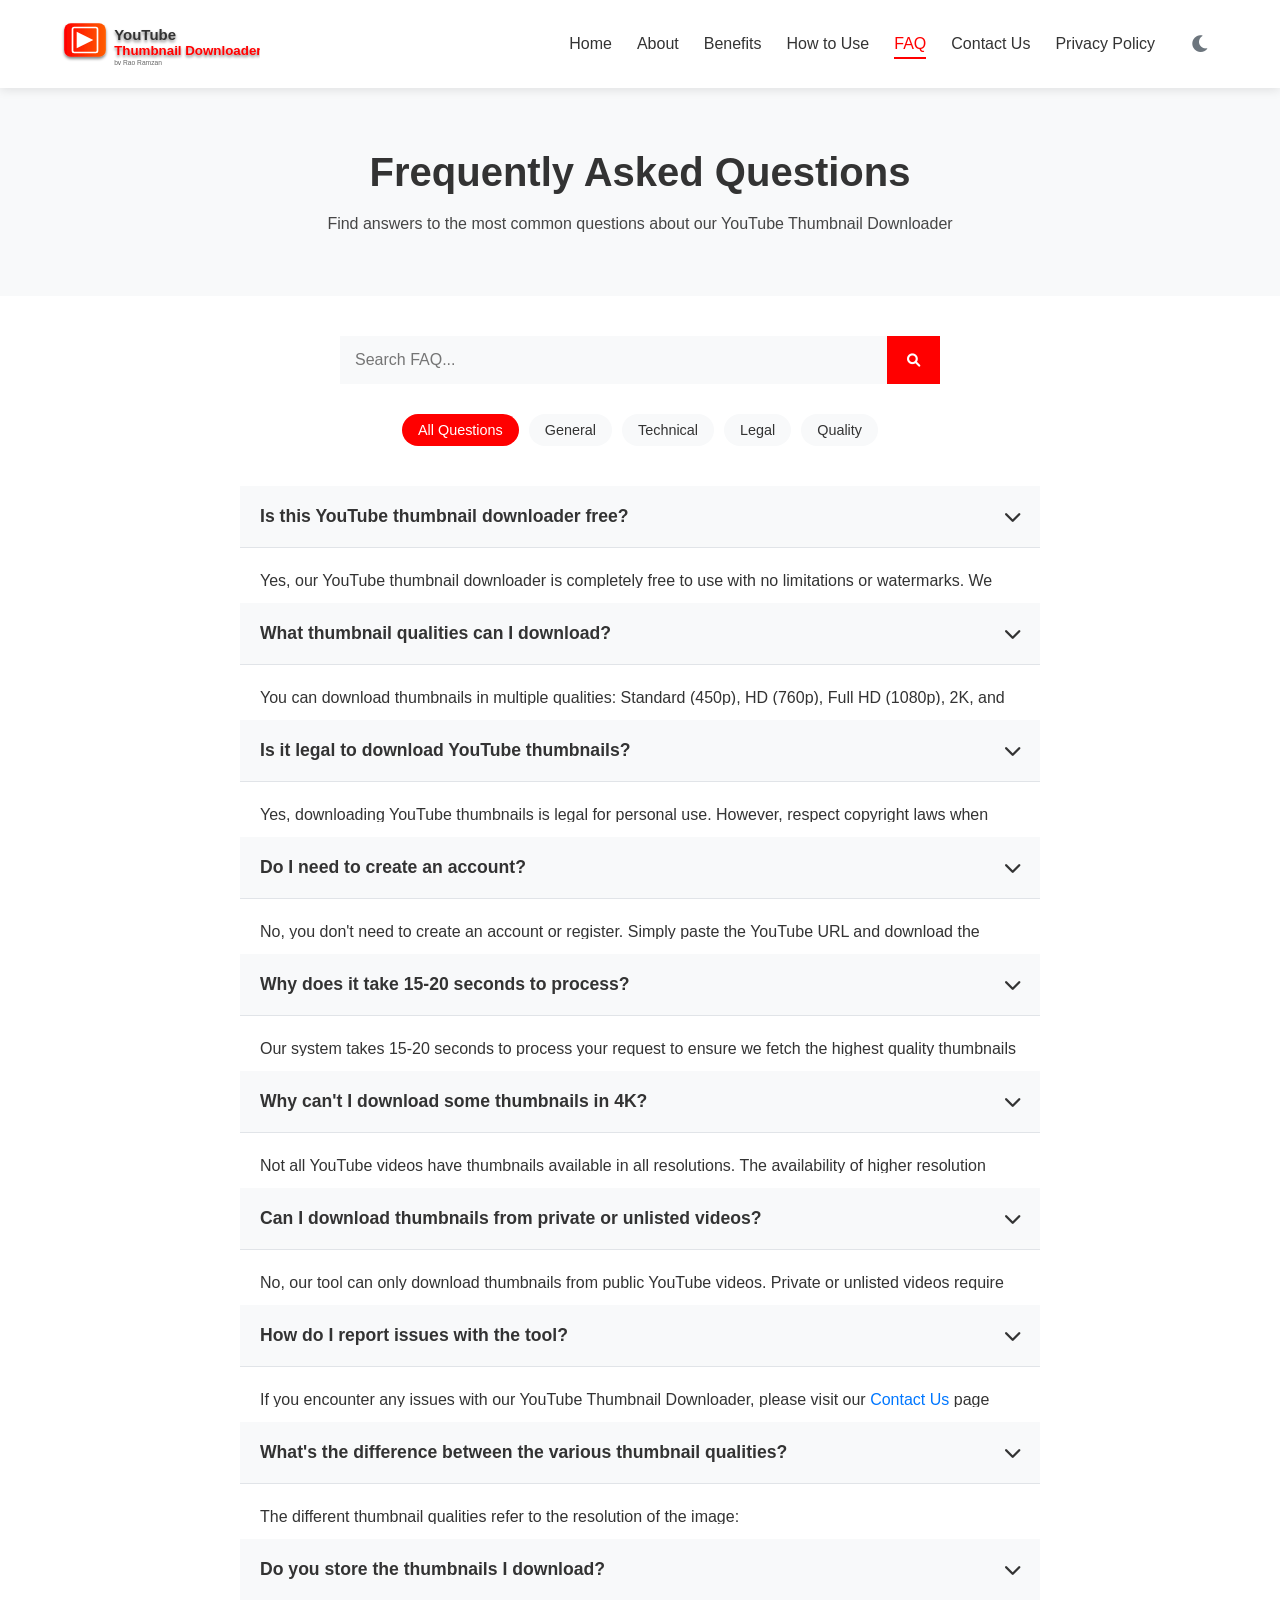
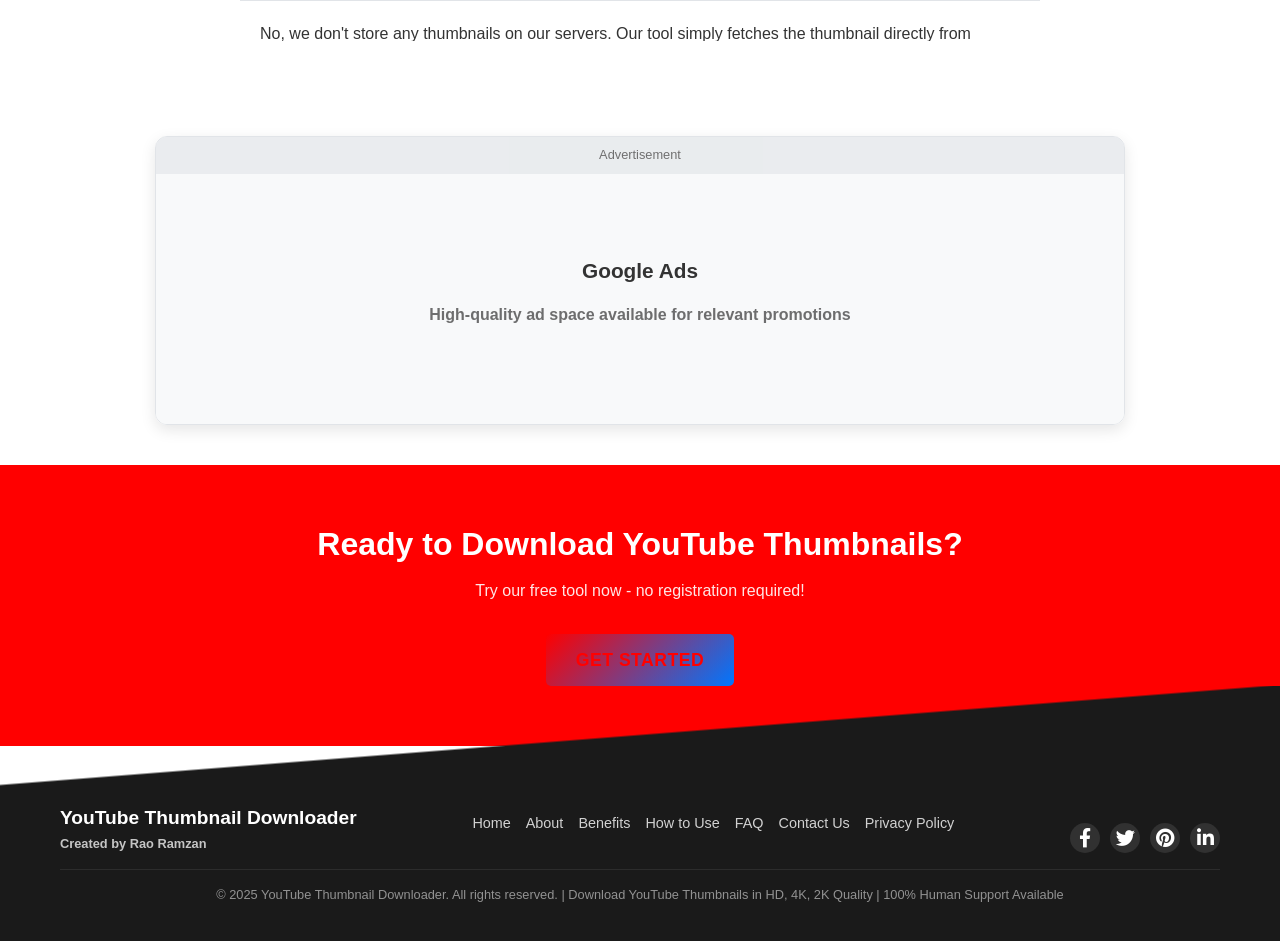
<file: html/faq.html>
<!DOCTYPE html>
<html lang="en">
<head>
    <meta charset="UTF-8">
    <meta name="viewport" content="width=device-width, initial-scale=1.0">
    <meta name="description" content="Frequently Asked Questions about our YouTube Thumbnail Downloader. Learn how to download YouTube thumbnails in HD, 2K, and 4K quality for free.">
    <meta name="keywords" content="YouTube thumbnail downloader FAQ, YouTube thumbnail questions, download YouTube thumbnails help, YouTube thumbnail quality, YouTube thumbnail downloader tutorial">
    <meta name="author" content="Rao Ramzan">
    <meta name="robots" content="index, follow">
    <meta property="og:title" content="FAQ - YouTube Thumbnail Downloader">
    <meta property="og:description" content="Frequently Asked Questions about our YouTube Thumbnail Downloader. Learn how to download YouTube thumbnails in HD, 2K, and 4K quality for free.">
    <meta property="og:image" content="../images/about-us.svg">
    <meta property="og:url" content="https://ytdownloader.com/html/faq.html">
    <meta property="og:type" content="website">
    <meta name="twitter:card" content="summary_large_image">
    <meta name="twitter:title" content="FAQ - YouTube Thumbnail Downloader">
    <meta name="twitter:description" content="Frequently Asked Questions about our YouTube Thumbnail Downloader. Learn how to download YouTube thumbnails in HD, 2K, and 4K quality for free.">
    <meta name="twitter:image" content="../images/about-us.svg">
    <link rel="canonical" href="https://ytdownloader.com/html/faq.html">
    <title>FAQ - YouTube Thumbnail Downloader</title>
    <link rel="stylesheet" href="../css/styles.css">
    <link rel="stylesheet" href="https://cdnjs.cloudflare.com/ajax/libs/font-awesome/6.0.0-beta3/css/all.min.css">
    
    <!-- Preload critical resources -->
    <link rel="preload" href="../css/styles.css" as="style">
    <link rel="preload" href="../js/script.js" as="script">
    <link rel="preload" href="../images/logo.svg" as="image">
    
    <!-- Preconnect to external domains -->
    <link rel="preconnect" href="https://cdnjs.cloudflare.com">
    <link rel="preconnect" href="https://img.youtube.com">
    <link rel="preconnect" href="https://www.youtube.com">
</head>
<body>
    <header>
        <nav class="navbar">
            <div class="container">
                <div class="logo">
                    <a href="../index.html">
                        <img src="../images/logo.svg" alt="YouTube Thumbnail Downloader Logo" class="logo-img">
                    </a>
                </div>
                <ul class="nav-links">
                    <li><a href="../index.html">Home</a></li>
                    <li><a href="about.html">About</a></li>
                    <li><a href="benefits.html">Benefits</a></li>
                    <li><a href="how-to-use.html">How to Use</a></li>
                    <li><a href="faq.html" class="active">FAQ</a></li>
                    <li><a href="contact.html">Contact Us</a></li>
                    <li><a href="privacy-policy.html">Privacy Policy</a></li>
                    <li><button id="theme-toggle" class="theme-toggle">
                        <i class="fas fa-moon"></i>
                        <i class="fas fa-sun"></i>
                    </button></li>
                </ul>
                <div class="hamburger">
                    <div class="bar"></div>
                    <div class="bar"></div>
                    <div class="bar"></div>
                </div>
            </div>
        </nav>
    </header>

    <main>
        <section class="page-header">
            <div class="container">
                <h1>Frequently Asked Questions</h1>
                <p>Find answers to the most common questions about our YouTube Thumbnail Downloader</p>
            </div>
        </section>

        <section class="faq-content">
            <div class="container">
                <div class="faq-search">
                    <div class="search-container">
                        <input type="text" id="faq-search" placeholder="Search FAQ...">
                        <button id="search-btn"><i class="fas fa-search"></i></button>
                    </div>
                </div>
                
                <div class="faq-categories">
                    <button class="category-btn active" data-category="all">All Questions</button>
                    <button class="category-btn" data-category="general">General</button>
                    <button class="category-btn" data-category="technical">Technical</button>
                    <button class="category-btn" data-category="legal">Legal</button>
                    <button class="category-btn" data-category="quality">Quality</button>
                </div>
                
                <div class="accordion faq-accordion">
                    <div class="accordion-item" data-category="general">
                        <button class="accordion-header">
                            Is this YouTube thumbnail downloader free?
                            <i class="fas fa-chevron-down"></i>
                        </button>
                        <div class="accordion-content">
                            <p>Yes, our YouTube thumbnail downloader is completely free to use with no limitations or watermarks. We don't require any registration or payment to use our service.</p>
                        </div>
                    </div>
                    
                    <div class="accordion-item" data-category="quality">
                        <button class="accordion-header">
                            What thumbnail qualities can I download?
                            <i class="fas fa-chevron-down"></i>
                        </button>
                        <div class="accordion-content">
                            <p>You can download thumbnails in multiple qualities: Standard (450p), HD (760p), Full HD (1080p), 2K, and 4K resolution. The availability of higher resolutions depends on the original quality provided by YouTube for each video.</p>
                        </div>
                    </div>
                    
                    <div class="accordion-item" data-category="legal">
                        <button class="accordion-header">
                            Is it legal to download YouTube thumbnails?
                            <i class="fas fa-chevron-down"></i>
                        </button>
                        <div class="accordion-content">
                            <p>Yes, downloading YouTube thumbnails is legal for personal use. However, respect copyright laws when using them commercially. The thumbnails are subject to the same copyright as the videos they represent, so always ensure you have the right to use them if you plan to use them for commercial purposes.</p>
                        </div>
                    </div>
                    
                    <div class="accordion-item" data-category="general">
                        <button class="accordion-header">
                            Do I need to create an account?
                            <i class="fas fa-chevron-down"></i>
                        </button>
                        <div class="accordion-content">
                            <p>No, you don't need to create an account or register. Simply paste the YouTube URL and download the thumbnails. Our service is designed to be as simple and straightforward as possible.</p>
                        </div>
                    </div>
                    
                    <div class="accordion-item" data-category="technical">
                        <button class="accordion-header">
                            Why does it take 15-20 seconds to process?
                            <i class="fas fa-chevron-down"></i>
                        </button>
                        <div class="accordion-content">
                            <p>Our system takes 15-20 seconds to process your request to ensure we fetch the highest quality thumbnails available. This processing time allows us to check multiple YouTube servers and retrieve the best possible image quality for your download.</p>
                        </div>
                    </div>
                    
                    <div class="accordion-item" data-category="technical">
                        <button class="accordion-header">
                            Why can't I download some thumbnails in 4K?
                            <i class="fas fa-chevron-down"></i>
                        </button>
                        <div class="accordion-content">
                            <p>Not all YouTube videos have thumbnails available in all resolutions. The availability of higher resolution thumbnails (2K, 4K) depends on what the video creator has uploaded. If a video doesn't have a 4K thumbnail, our system will provide the highest quality available.</p>
                        </div>
                    </div>
                    
                    <div class="accordion-item" data-category="technical">
                        <button class="accordion-header">
                            Can I download thumbnails from private or unlisted videos?
                            <i class="fas fa-chevron-down"></i>
                        </button>
                        <div class="accordion-content">
                            <p>No, our tool can only download thumbnails from public YouTube videos. Private or unlisted videos require special access permissions that our tool doesn't have.</p>
                        </div>
                    </div>
                    
                    <div class="accordion-item" data-category="general">
                        <button class="accordion-header">
                            How do I report issues with the tool?
                            <i class="fas fa-chevron-down"></i>
                        </button>
                        <div class="accordion-content">
                            <p>If you encounter any issues with our YouTube Thumbnail Downloader, please visit our <a href="contact.html">Contact Us</a> page and send us a detailed description of the problem. Our team will address your concerns as soon as possible.</p>
                        </div>
                    </div>
                    
                    <div class="accordion-item" data-category="quality">
                        <button class="accordion-header">
                            What's the difference between the various thumbnail qualities?
                            <i class="fas fa-chevron-down"></i>
                        </button>
                        <div class="accordion-content">
                            <p>The different thumbnail qualities refer to the resolution of the image:</p>
                            <ul>
                                <li><strong>Standard (450p):</strong> 480x360 pixels, good for small web displays</li>
                                <li><strong>HD (760p):</strong> 640x480 pixels, better quality for medium-sized displays</li>
                                <li><strong>Full HD (1080p):</strong> 1280x720 pixels, high quality for most purposes</li>
                                <li><strong>2K:</strong> 1920x1080 pixels, very high quality for professional use</li>
                                <li><strong>4K:</strong> 2560x1440 pixels or higher, maximum quality for large displays and printing</li>
                            </ul>
                        </div>
                    </div>
                    
                    <div class="accordion-item" data-category="legal">
                        <button class="accordion-header">
                            Do you store the thumbnails I download?
                            <i class="fas fa-chevron-down"></i>
                        </button>
                        <div class="accordion-content">
                            <p>No, we don't store any thumbnails on our servers. Our tool simply fetches the thumbnail directly from YouTube's servers and provides it to you for download. We don't keep any copies of the images or track what you download.</p>
                        </div>
                    </div>
                </div>
                
                <div class="faq-not-found" style="display: none;">
                    <i class="fas fa-search"></i>
                    <h3>No matching questions found</h3>
                    <p>Try a different search term or <a href="contact.html">contact us</a> with your specific question.</p>
                </div>
            </div>
        </section>
        
        <!-- Ad Space Section -->
        <section class="ad-section">
            <div class="container">
                <div class="ad-container">
                    <div class="ad-label">Advertisement</div>
                    <div class="ad-space">
                        <!-- Google AdSense Code Will Go Here -->
                        <div class="placeholder-ad">
                            <p>Google Ads</p>
                            <p class="ad-placeholder-text">High-quality ad space available for relevant promotions</p>
                        </div>
                    </div>
                </div>
            </div>
        </section>
        
        <section class="cta-section">
            <div class="container">
                <h2>Ready to Download YouTube Thumbnails?</h2>
                <p>Try our free tool now - no registration required!</p>
                <a href="../index.html" class="btn-primary">Get Started</a>
            </div>
        </section>
    </main>

    <footer class="compact-footer">
        <div class="container">
            <div class="footer-content">
                <div class="footer-logo">
                    <h2>YouTube Thumbnail Downloader</h2>
                    <p class="creator-credit">Created by Rao Ramzan</p>
                </div>
                <div class="footer-links">
                    <ul>
                        <li><a href="../index.html">Home</a></li>
                        <li><a href="about.html">About</a></li>
                        <li><a href="benefits.html">Benefits</a></li>
                        <li><a href="how-to-use.html">How to Use</a></li>
                        <li><a href="faq.html">FAQ</a></li>
                        <li><a href="contact.html">Contact Us</a></li>
                        <li><a href="privacy-policy.html">Privacy Policy</a></li>
                    </ul>
                </div>
                <div class="footer-social">
                    <div class="social-icons">
                        <a href="#" class="social-icon"><i class="fab fa-facebook-f"></i></a>
                        <a href="#" class="social-icon"><i class="fab fa-twitter"></i></a>
                        <a href="#" class="social-icon"><i class="fab fa-pinterest"></i></a>
                        <a href="#" class="social-icon"><i class="fab fa-linkedin-in"></i></a>
                    </div>
                </div>
            </div>
            <div class="footer-bottom">
                <p>&copy; 2025 YouTube Thumbnail Downloader. All rights reserved. | <span class="seo-text">Download YouTube Thumbnails in HD, 4K, 2K Quality | 100% Human Support Available</span></p>
            </div>
        </div>
    </footer>

    <script src="../js/script.js"></script>
    <script>
        // FAQ Search Functionality
        document.addEventListener('DOMContentLoaded', function() {
            const searchInput = document.getElementById('faq-search');
            const searchBtn = document.getElementById('search-btn');
            const faqItems = document.querySelectorAll('.accordion-item');
            const notFound = document.querySelector('.faq-not-found');
            const categoryBtns = document.querySelectorAll('.category-btn');
            
            // Search function
            function searchFAQ() {
                const searchTerm = searchInput.value.toLowerCase();
                let foundItems = 0;
                
                faqItems.forEach(item => {
                    const question = item.querySelector('.accordion-header').textContent.toLowerCase();
                    const answer = item.querySelector('.accordion-content').textContent.toLowerCase();
                    const currentCategory = document.querySelector('.category-btn.active').dataset.category;
                    
                    if ((question.includes(searchTerm) || answer.includes(searchTerm)) && 
                        (currentCategory === 'all' || item.dataset.category === currentCategory)) {
                        item.style.display = 'block';
                        foundItems++;
                    } else {
                        item.style.display = 'none';
                    }
                });
                
                if (foundItems === 0) {
                    notFound.style.display = 'flex';
                } else {
                    notFound.style.display = 'none';
                }
            }
            
            // Category filter function
            function filterCategory(category) {
                faqItems.forEach(item => {
                    if (category === 'all' || item.dataset.category === category) {
                        item.style.display = 'block';
                    } else {
                        item.style.display = 'none';
                    }
                });
                
                // Reset search
                searchInput.value = '';
                notFound.style.display = 'none';
            }
            
            // Event listeners
            searchBtn.addEventListener('click', searchFAQ);
            searchInput.addEventListener('keyup', function(e) {
                if (e.key === 'Enter') {
                    searchFAQ();
                }
            });
            
            categoryBtns.forEach(btn => {
                btn.addEventListener('click', function() {
                    categoryBtns.forEach(b => b.classList.remove('active'));
                    this.classList.add('active');
                    filterCategory(this.dataset.category);
                });
            });
        });
    </script>
</body>
</html>
</file>
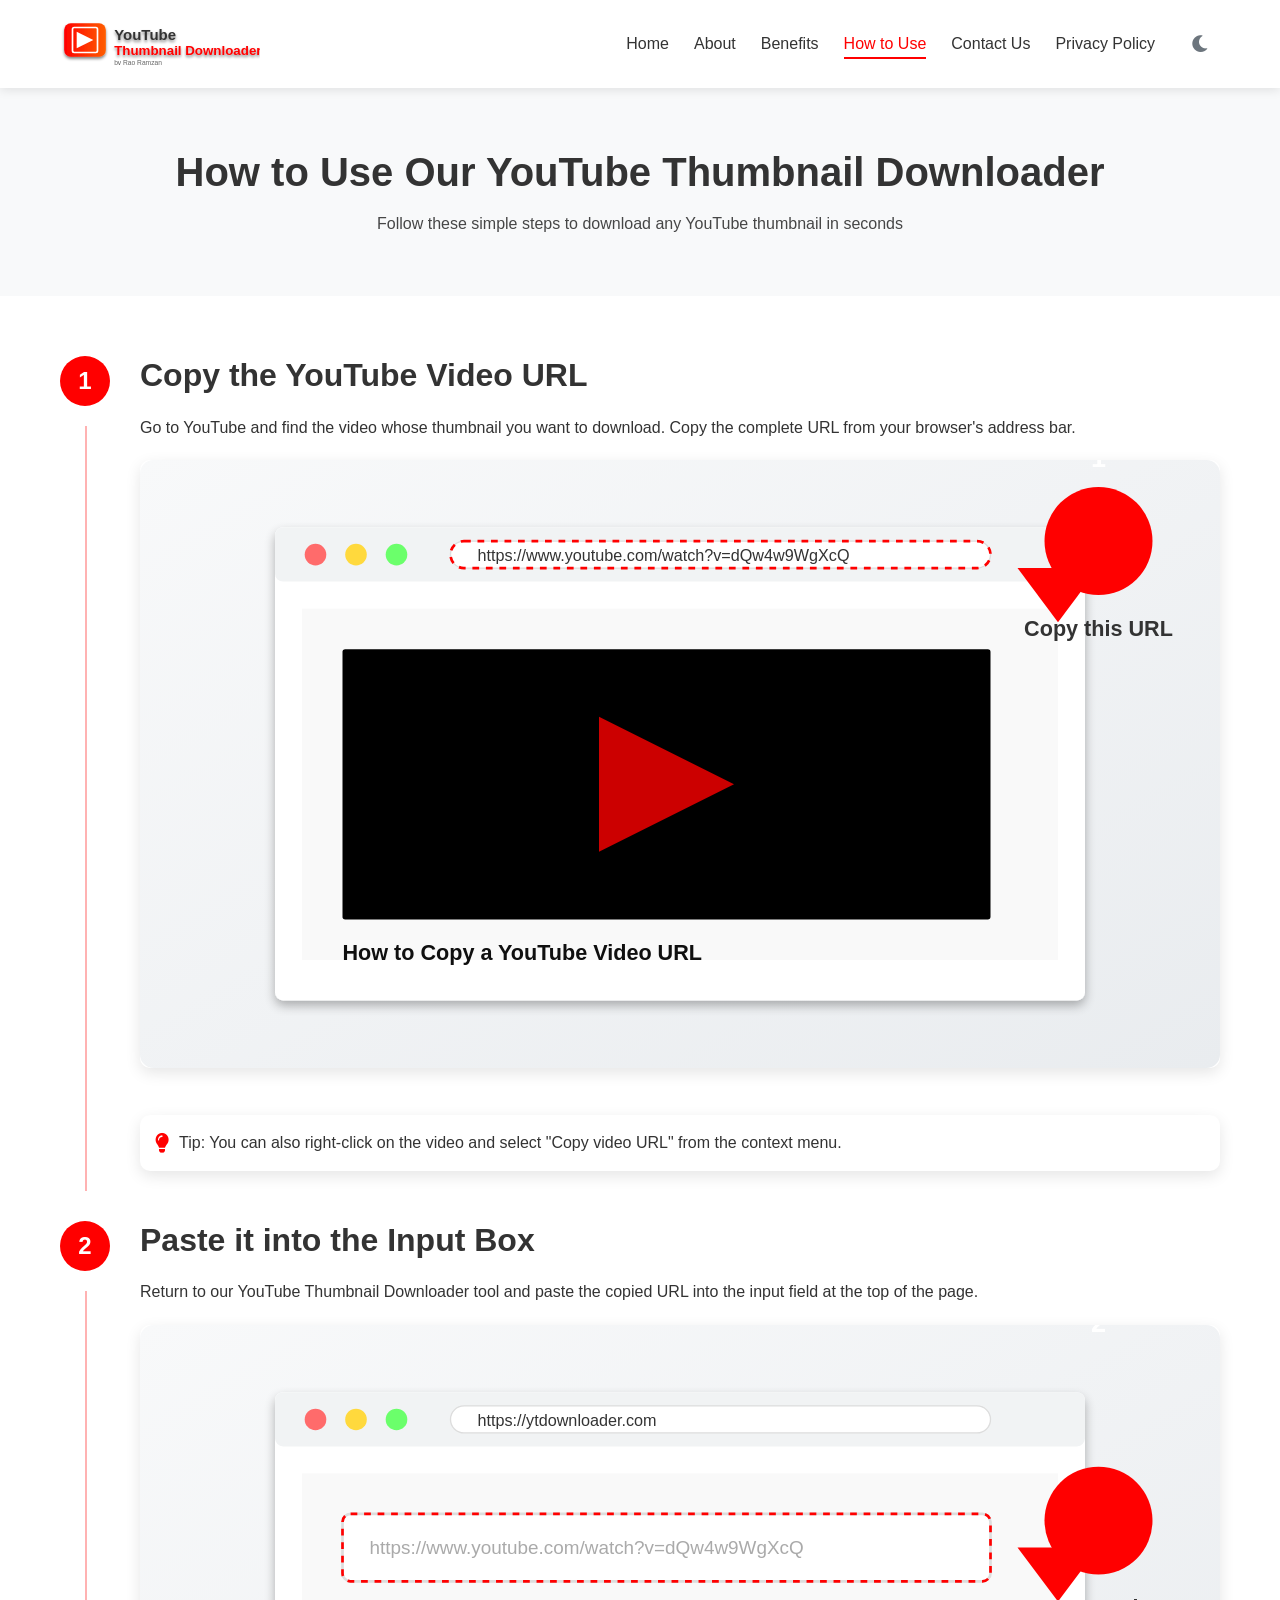
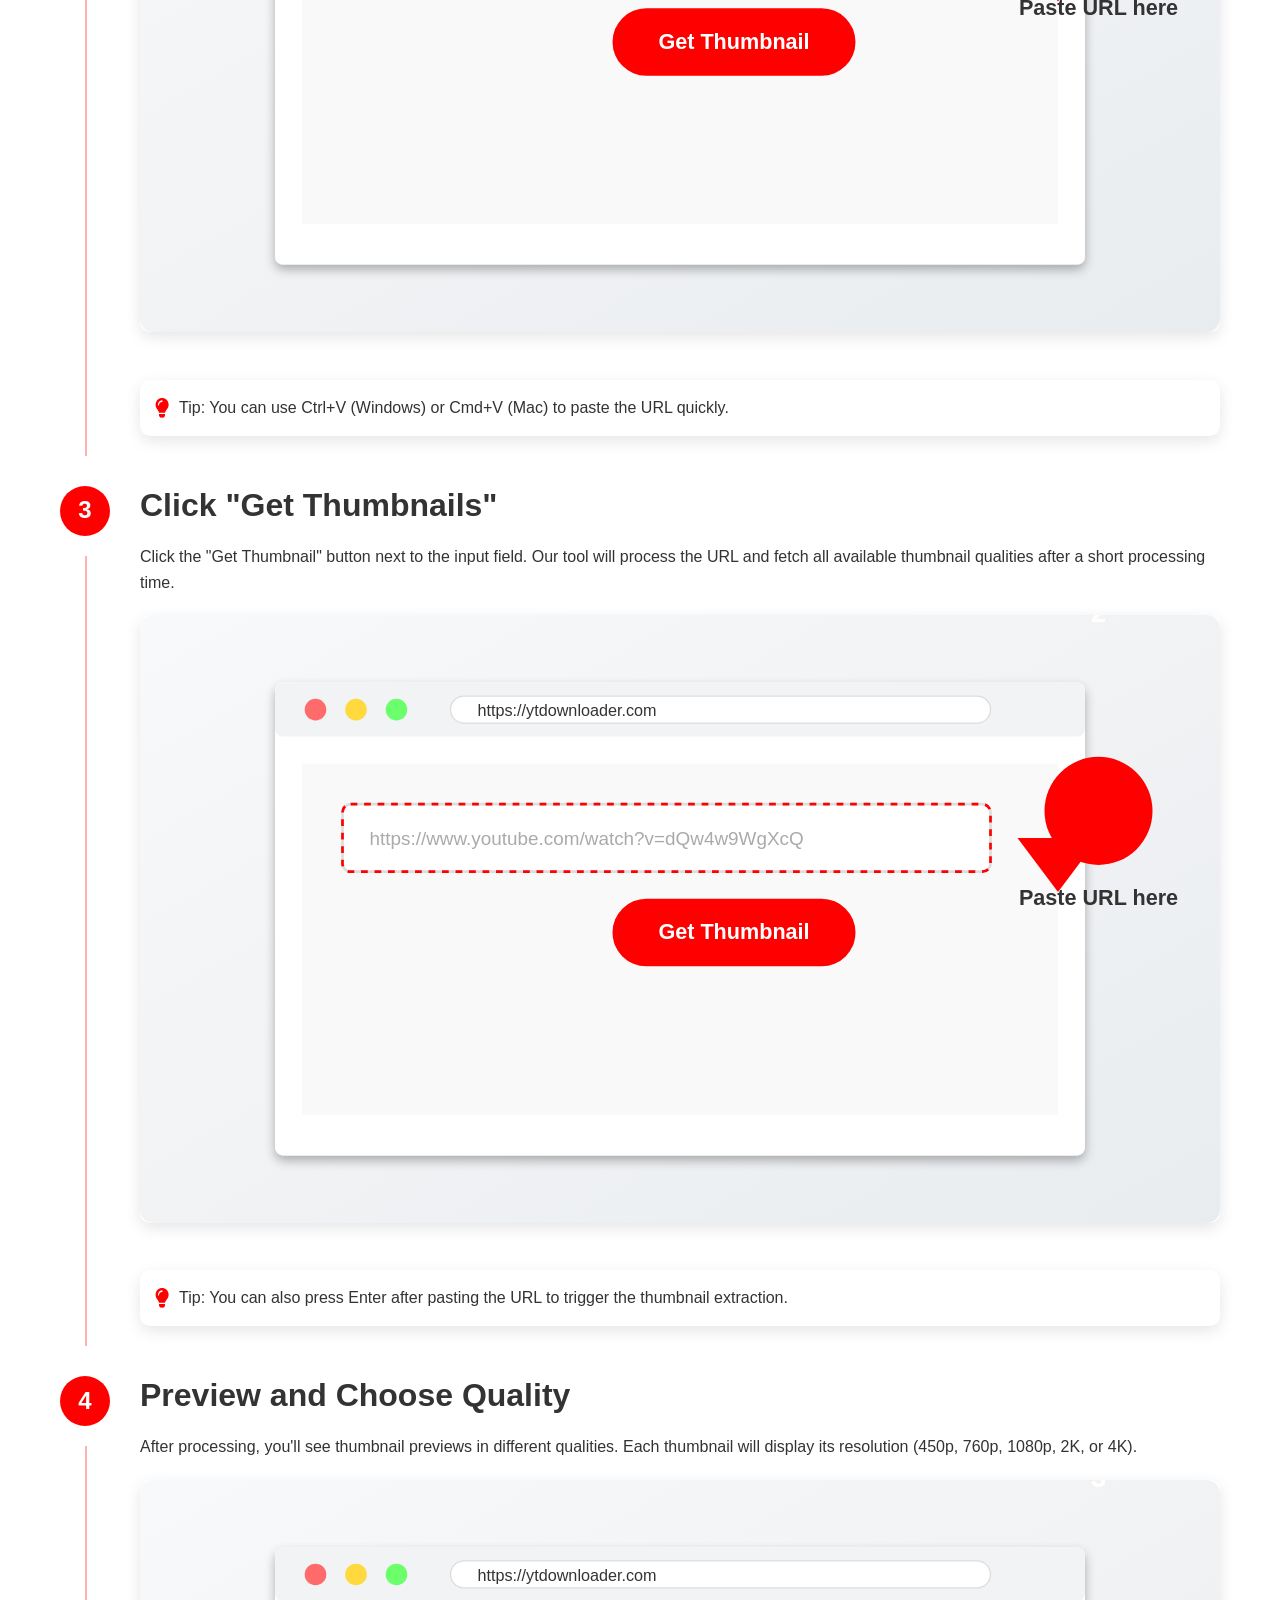
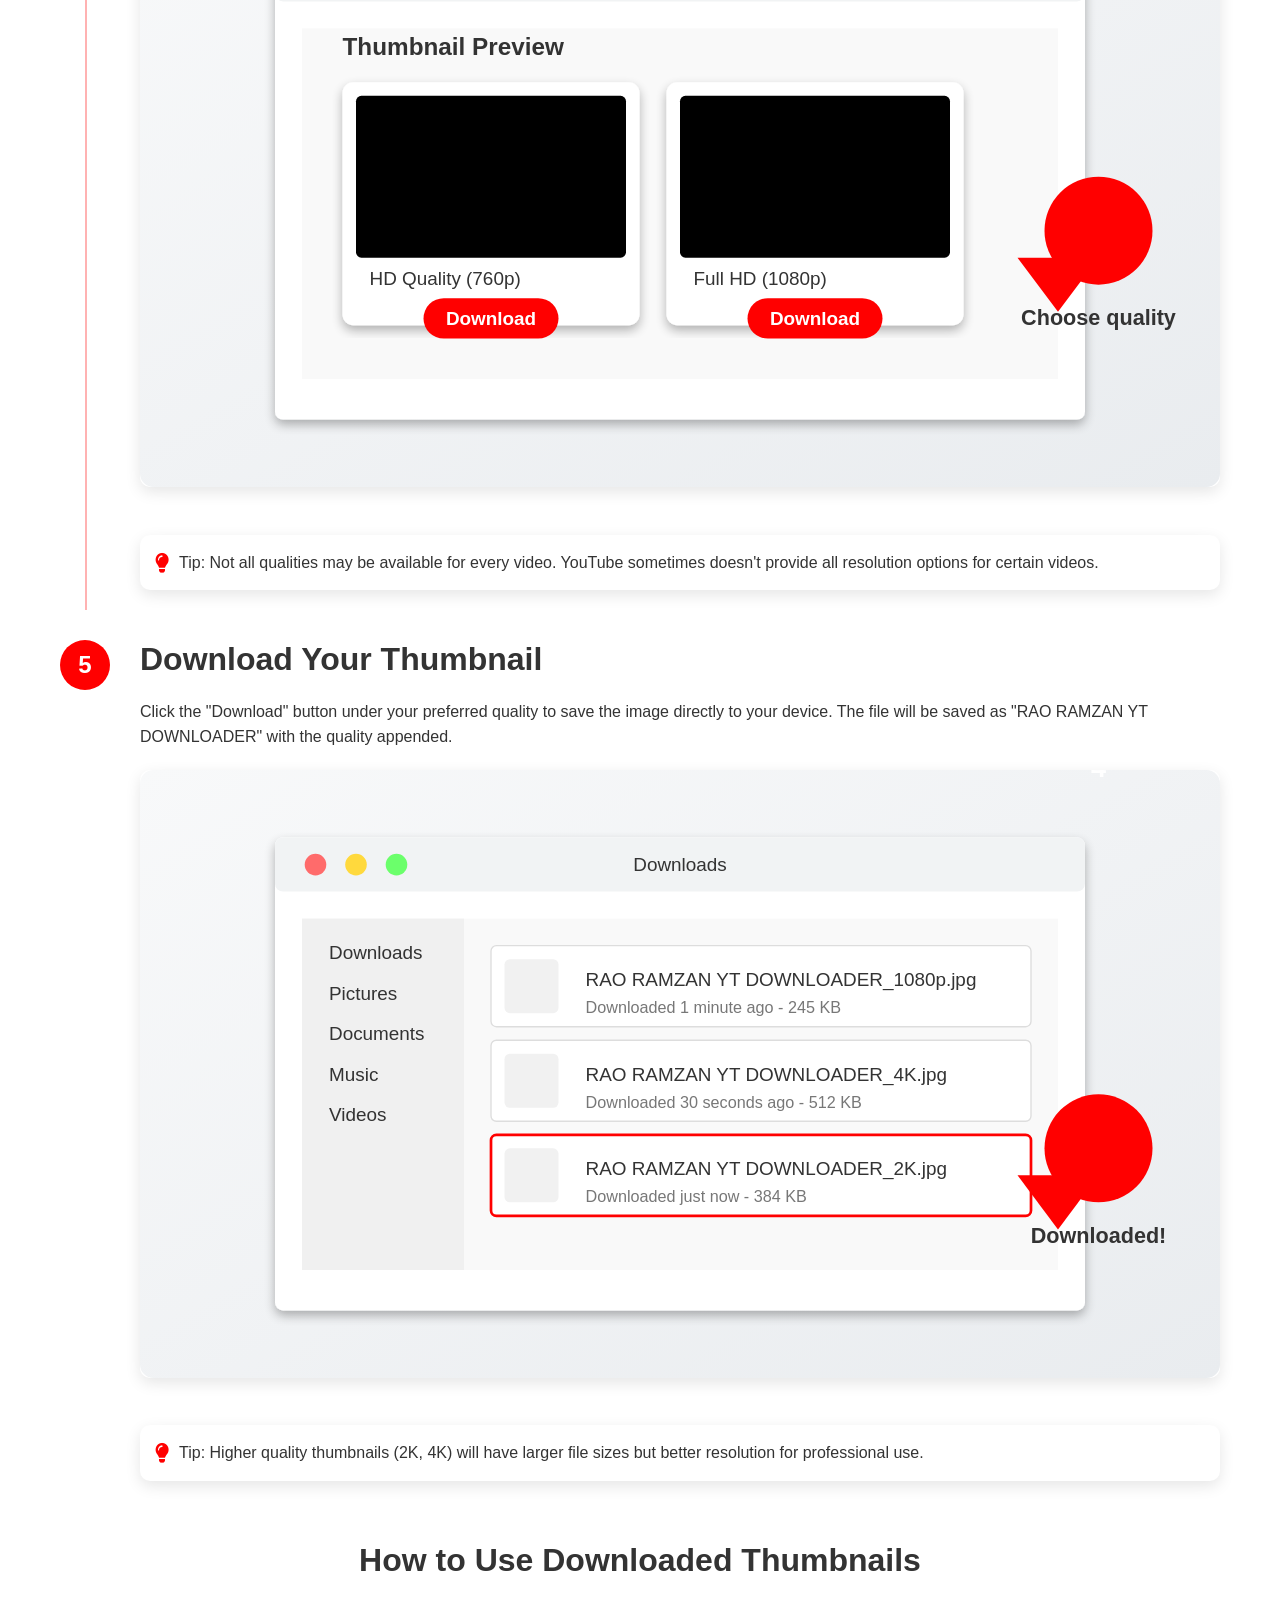
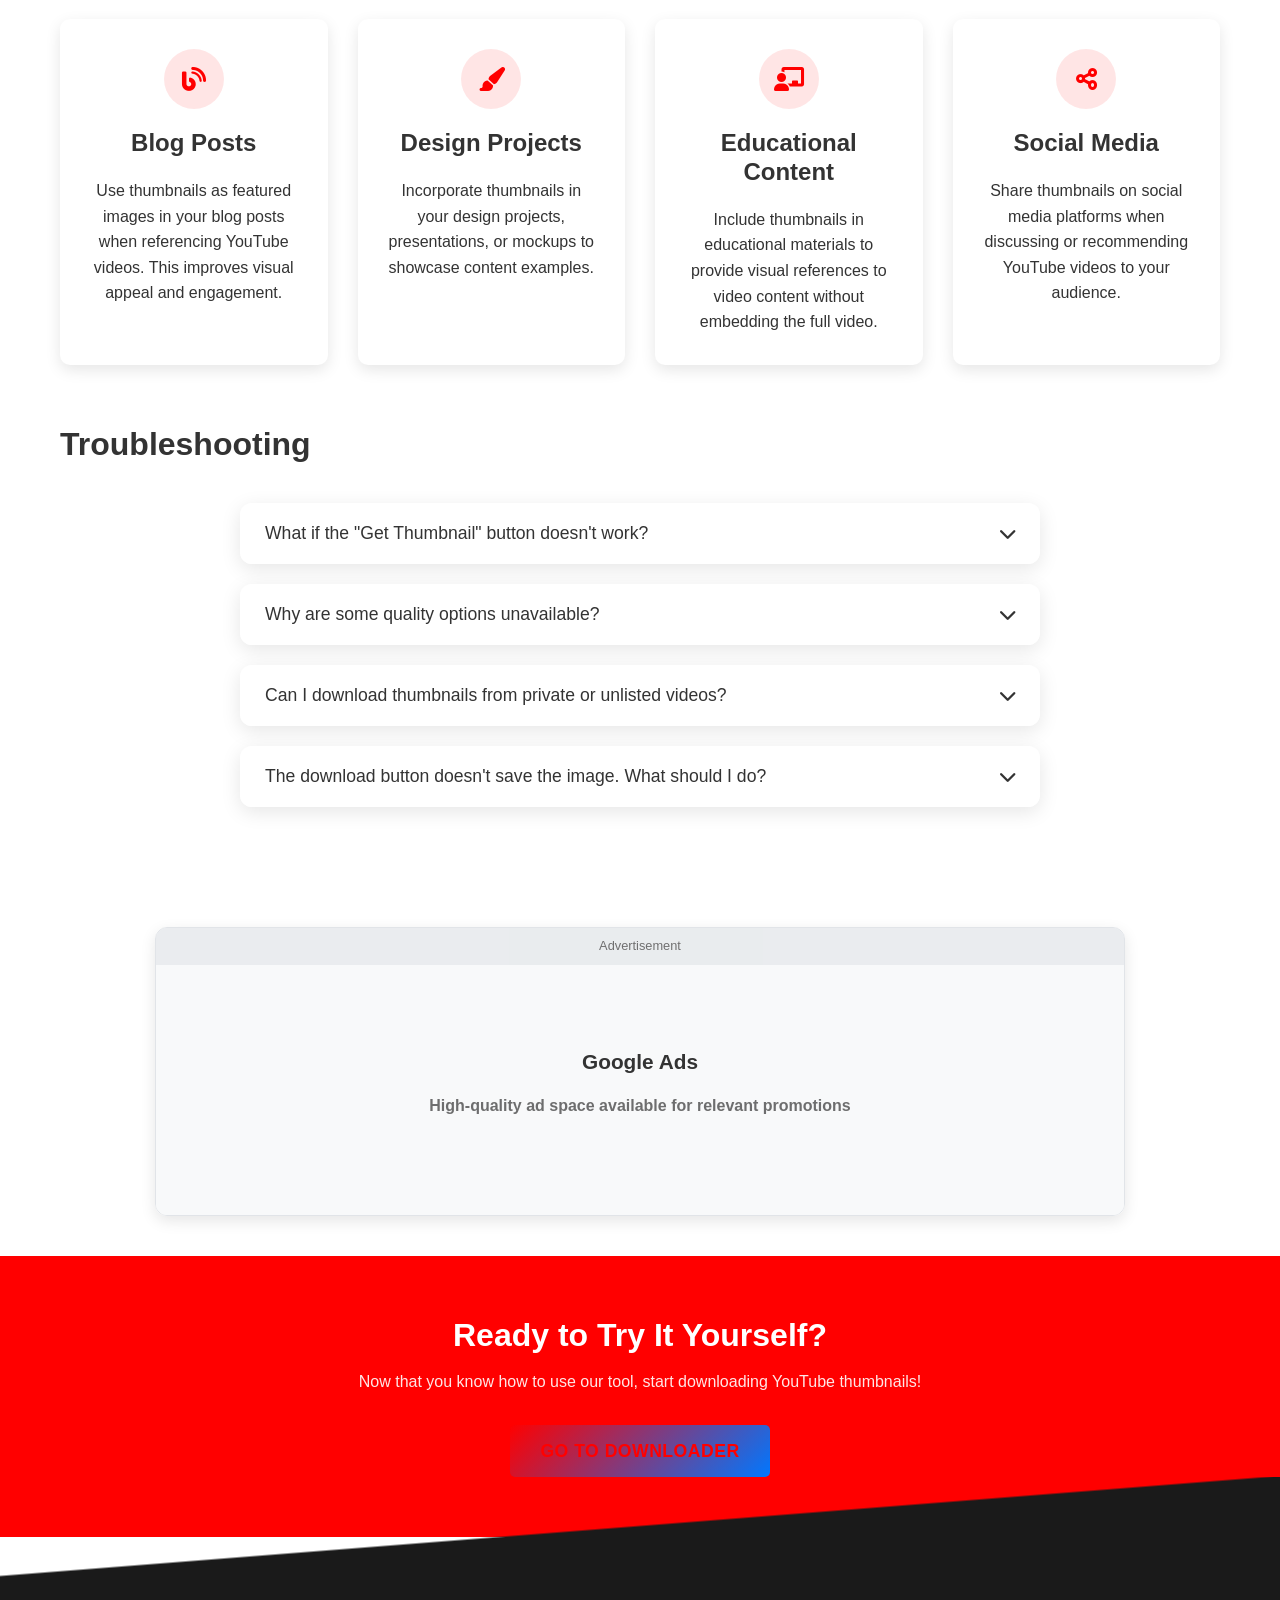
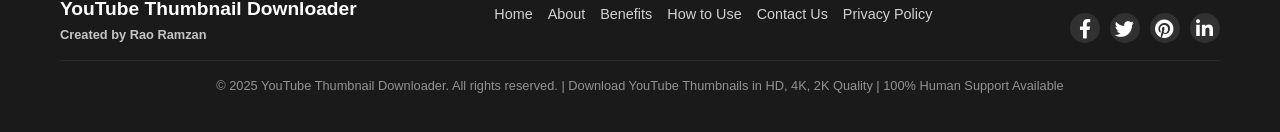
<file: html/how-to-use.html>
<!DOCTYPE html>
<html lang="en">
<head>
    <meta charset="UTF-8">
    <meta name="viewport" content="width=device-width, initial-scale=1.0">
    <meta name="description" content="Learn how to use our YouTube Thumbnail Downloader in 5 simple steps. Download thumbnails in HD, Full HD & 4K quality easily.">
    <meta name="keywords" content="How to Download YouTube Thumbnails, YouTube Thumbnail Downloader Tutorial, Get YouTube Video Thumbnail, YouTube Thumbnail Image Download Guide">
    <title>How to Use - YouTube Thumbnail Downloader</title>
    <link rel="stylesheet" href="../css/styles.css">
    <link rel="stylesheet" href="https://cdnjs.cloudflare.com/ajax/libs/font-awesome/6.0.0-beta3/css/all.min.css">
</head>
<body>
    <header>
        <nav class="navbar">
            <div class="container">
                <div class="logo">
                    <a href="../index.html">
                        <img src="../images/logo.svg" alt="YouTube Thumbnail Downloader Logo" class="logo-img">
                    </a>
                </div>
                <ul class="nav-links">
                    <li><a href="../index.html">Home</a></li>
                    <li><a href="about.html">About</a></li>
                    <li><a href="benefits.html">Benefits</a></li>
                    <li><a href="how-to-use.html" class="active">How to Use</a></li>
                    <li><a href="contact.html">Contact Us</a></li>
                    <li><a href="privacy-policy.html">Privacy Policy</a></li>
                    <li><button id="theme-toggle" class="theme-toggle">
                        <i class="fas fa-moon"></i>
                        <i class="fas fa-sun"></i>
                    </button></li>
                </ul>
                <div class="hamburger">
                    <div class="bar"></div>
                    <div class="bar"></div>
                    <div class="bar"></div>
                </div>
            </div>
        </nav>
    </header>

    <main>
        <section class="page-header">
            <div class="container">
                <h1>How to Use Our YouTube Thumbnail Downloader</h1>
                <p>Follow these simple steps to download any YouTube thumbnail in seconds</p>
            </div>
        </section>

        <section class="tutorial-content">
            <div class="container">
                <div class="tutorial-steps">
                    <div class="tutorial-step">
                        <div class="step-number">1</div>
                        <div class="step-content">
                            <h2>Copy the YouTube Video URL</h2>
                            <p>Go to YouTube and find the video whose thumbnail you want to download. Copy the complete URL from your browser's address bar.</p>
                            <div class="step-image">
                                <img src="../images/tutorial-1.svg" alt="Copy YouTube URL" class="tutorial-img">
                                <div class="step-tip">
                                    <i class="fas fa-lightbulb"></i>
                                    <p>Tip: You can also right-click on the video and select "Copy video URL" from the context menu.</p>
                                </div>
                            </div>
                        </div>
                    </div>
                    
                    <div class="tutorial-step">
                        <div class="step-number">2</div>
                        <div class="step-content">
                            <h2>Paste it into the Input Box</h2>
                            <p>Return to our YouTube Thumbnail Downloader tool and paste the copied URL into the input field at the top of the page.</p>
                            <div class="step-image">
                                <img src="../images/tutorial-2.svg" alt="Paste URL in Input Box" class="tutorial-img">
                                <div class="step-tip">
                                    <i class="fas fa-lightbulb"></i>
                                    <p>Tip: You can use Ctrl+V (Windows) or Cmd+V (Mac) to paste the URL quickly.</p>
                                </div>
                            </div>
                        </div>
                    </div>
                    
                    <div class="tutorial-step">
                        <div class="step-number">3</div>
                        <div class="step-content">
                            <h2>Click "Get Thumbnails"</h2>
                            <p>Click the "Get Thumbnail" button next to the input field. Our tool will process the URL and fetch all available thumbnail qualities after a short processing time.</p>
                            <div class="step-image">
                                <img src="../images/tutorial-2.svg" alt="Click Get Thumbnail Button" class="tutorial-img">
                                <div class="step-tip">
                                    <i class="fas fa-lightbulb"></i>
                                    <p>Tip: You can also press Enter after pasting the URL to trigger the thumbnail extraction.</p>
                                </div>
                            </div>
                        </div>
                    </div>
                    
                    <div class="tutorial-step">
                        <div class="step-number">4</div>
                        <div class="step-content">
                            <h2>Preview and Choose Quality</h2>
                            <p>After processing, you'll see thumbnail previews in different qualities. Each thumbnail will display its resolution (450p, 760p, 1080p, 2K, or 4K).</p>
                            <div class="step-image">
                                <img src="../images/tutorial-3.svg" alt="Preview and Choose Quality" class="tutorial-img">
                                <div class="step-tip">
                                    <i class="fas fa-lightbulb"></i>
                                    <p>Tip: Not all qualities may be available for every video. YouTube sometimes doesn't provide all resolution options for certain videos.</p>
                                </div>
                            </div>
                        </div>
                    </div>
                    
                    <div class="tutorial-step">
                        <div class="step-number">5</div>
                        <div class="step-content">
                            <h2>Download Your Thumbnail</h2>
                            <p>Click the "Download" button under your preferred quality to save the image directly to your device. The file will be saved as "RAO RAMZAN YT DOWNLOADER" with the quality appended.</p>
                            <div class="step-image">
                                <img src="../images/tutorial-4.svg" alt="Download Your Thumbnail" class="tutorial-img">
                                <div class="step-tip">
                                    <i class="fas fa-lightbulb"></i>
                                    <p>Tip: Higher quality thumbnails (2K, 4K) will have larger file sizes but better resolution for professional use.</p>
                                </div>
                            </div>
                        </div>
                    </div>
                </div>
                
                <div class="usage-examples">
                    <h2>How to Use Downloaded Thumbnails</h2>
                    <div class="usage-grid">
                        <div class="usage-card">
                            <div class="usage-icon">
                                <i class="fas fa-blog"></i>
                            </div>
                            <h3>Blog Posts</h3>
                            <p>Use thumbnails as featured images in your blog posts when referencing YouTube videos. This improves visual appeal and engagement.</p>
                        </div>
                        
                        <div class="usage-card">
                            <div class="usage-icon">
                                <i class="fas fa-paint-brush"></i>
                            </div>
                            <h3>Design Projects</h3>
                            <p>Incorporate thumbnails in your design projects, presentations, or mockups to showcase content examples.</p>
                        </div>
                        
                        <div class="usage-card">
                            <div class="usage-icon">
                                <i class="fas fa-chalkboard-teacher"></i>
                            </div>
                            <h3>Educational Content</h3>
                            <p>Include thumbnails in educational materials to provide visual references to video content without embedding the full video.</p>
                        </div>
                        
                        <div class="usage-card">
                            <div class="usage-icon">
                                <i class="fas fa-share-alt"></i>
                            </div>
                            <h3>Social Media</h3>
                            <p>Share thumbnails on social media platforms when discussing or recommending YouTube videos to your audience.</p>
                        </div>
                    </div>
                </div>
                
                <div class="troubleshooting">
                    <h2>Troubleshooting</h2>
                    <div class="accordion">
                        <div class="accordion-item">
                            <button class="accordion-header">
                                What if the "Get Thumbnail" button doesn't work?
                                <i class="fas fa-chevron-down"></i>
                            </button>
                            <div class="accordion-content">
                                <p>Make sure you've entered a valid YouTube URL. The tool works with standard YouTube URLs (youtube.com/watch?v=...), shortened URLs (youtu.be/...), and embed URLs (youtube.com/embed/...).</p>
                            </div>
                        </div>
                        
                        <div class="accordion-item">
                            <button class="accordion-header">
                                Why are some quality options unavailable?
                                <i class="fas fa-chevron-down"></i>
                            </button>
                            <div class="accordion-content">
                                <p>YouTube doesn't provide all thumbnail qualities for every video. Older videos may only have lower resolution thumbnails available, while newer videos typically offer more options including HD and 4K.</p>
                            </div>
                        </div>
                        
                        <div class="accordion-item">
                            <button class="accordion-header">
                                Can I download thumbnails from private or unlisted videos?
                                <i class="fas fa-chevron-down"></i>
                            </button>
                            <div class="accordion-content">
                                <p>No, our tool can only download thumbnails from public YouTube videos. Private or unlisted videos require authentication and their thumbnails are not publicly accessible.</p>
                            </div>
                        </div>
                        
                        <div class="accordion-item">
                            <button class="accordion-header">
                                The download button doesn't save the image. What should I do?
                                <i class="fas fa-chevron-down"></i>
                            </button>
                            <div class="accordion-content">
                                <p>If the download button doesn't work, try using the "Copy Link" button instead. Then, open a new browser tab, paste the URL, and use your browser's built-in save function (right-click and select "Save image as...").</p>
                            </div>
                        </div>
                    </div>
                </div>
            </div>
        </section>
        
        <!-- Ad Space Section -->
        <section class="ad-section">
            <div class="container">
                <div class="ad-container">
                    <div class="ad-label">Advertisement</div>
                    <div class="ad-space">
                        <!-- Google AdSense Code Will Go Here -->
                        <div class="placeholder-ad">
                            <p>Google Ads</p>
                            <p class="ad-placeholder-text">High-quality ad space available for relevant promotions</p>
                        </div>
                    </div>
                </div>
            </div>
        </section>
        
        <section class="cta-section">
            <div class="container">
                <h2>Ready to Try It Yourself?</h2>
                <p>Now that you know how to use our tool, start downloading YouTube thumbnails!</p>
                <a href="../index.html" class="btn-primary">Go to Downloader</a>
            </div>
        </section>
    </main>

    <footer class="compact-footer">
        <div class="container">
            <div class="footer-content">
                <div class="footer-logo">
                    <h2>YouTube Thumbnail Downloader</h2>
                    <p class="creator-credit">Created by Rao Ramzan</p>
                </div>
                <div class="footer-links">
                    <ul>
                        <li><a href="../index.html">Home</a></li>
                        <li><a href="about.html">About</a></li>
                        <li><a href="benefits.html">Benefits</a></li>
                        <li><a href="how-to-use.html">How to Use</a></li>
                        <li><a href="contact.html">Contact Us</a></li>
                        <li><a href="privacy-policy.html">Privacy Policy</a></li>
                    </ul>
                </div>
                <div class="footer-social">
                    <div class="social-icons">
                        <a href="#" class="social-icon"><i class="fab fa-facebook-f"></i></a>
                        <a href="#" class="social-icon"><i class="fab fa-twitter"></i></a>
                        <a href="#" class="social-icon"><i class="fab fa-pinterest"></i></a>
                        <a href="#" class="social-icon"><i class="fab fa-linkedin-in"></i></a>
                    </div>
                </div>
            </div>
            <div class="footer-bottom">
                <p>&copy; 2025 YouTube Thumbnail Downloader. All rights reserved. | <span class="seo-text">Download YouTube Thumbnails in HD, 4K, 2K Quality | 100% Human Support Available</span></p>
            </div>
        </div>
    </footer>

    <script src="../js/script.js"></script>
</body>
</html>
</file>
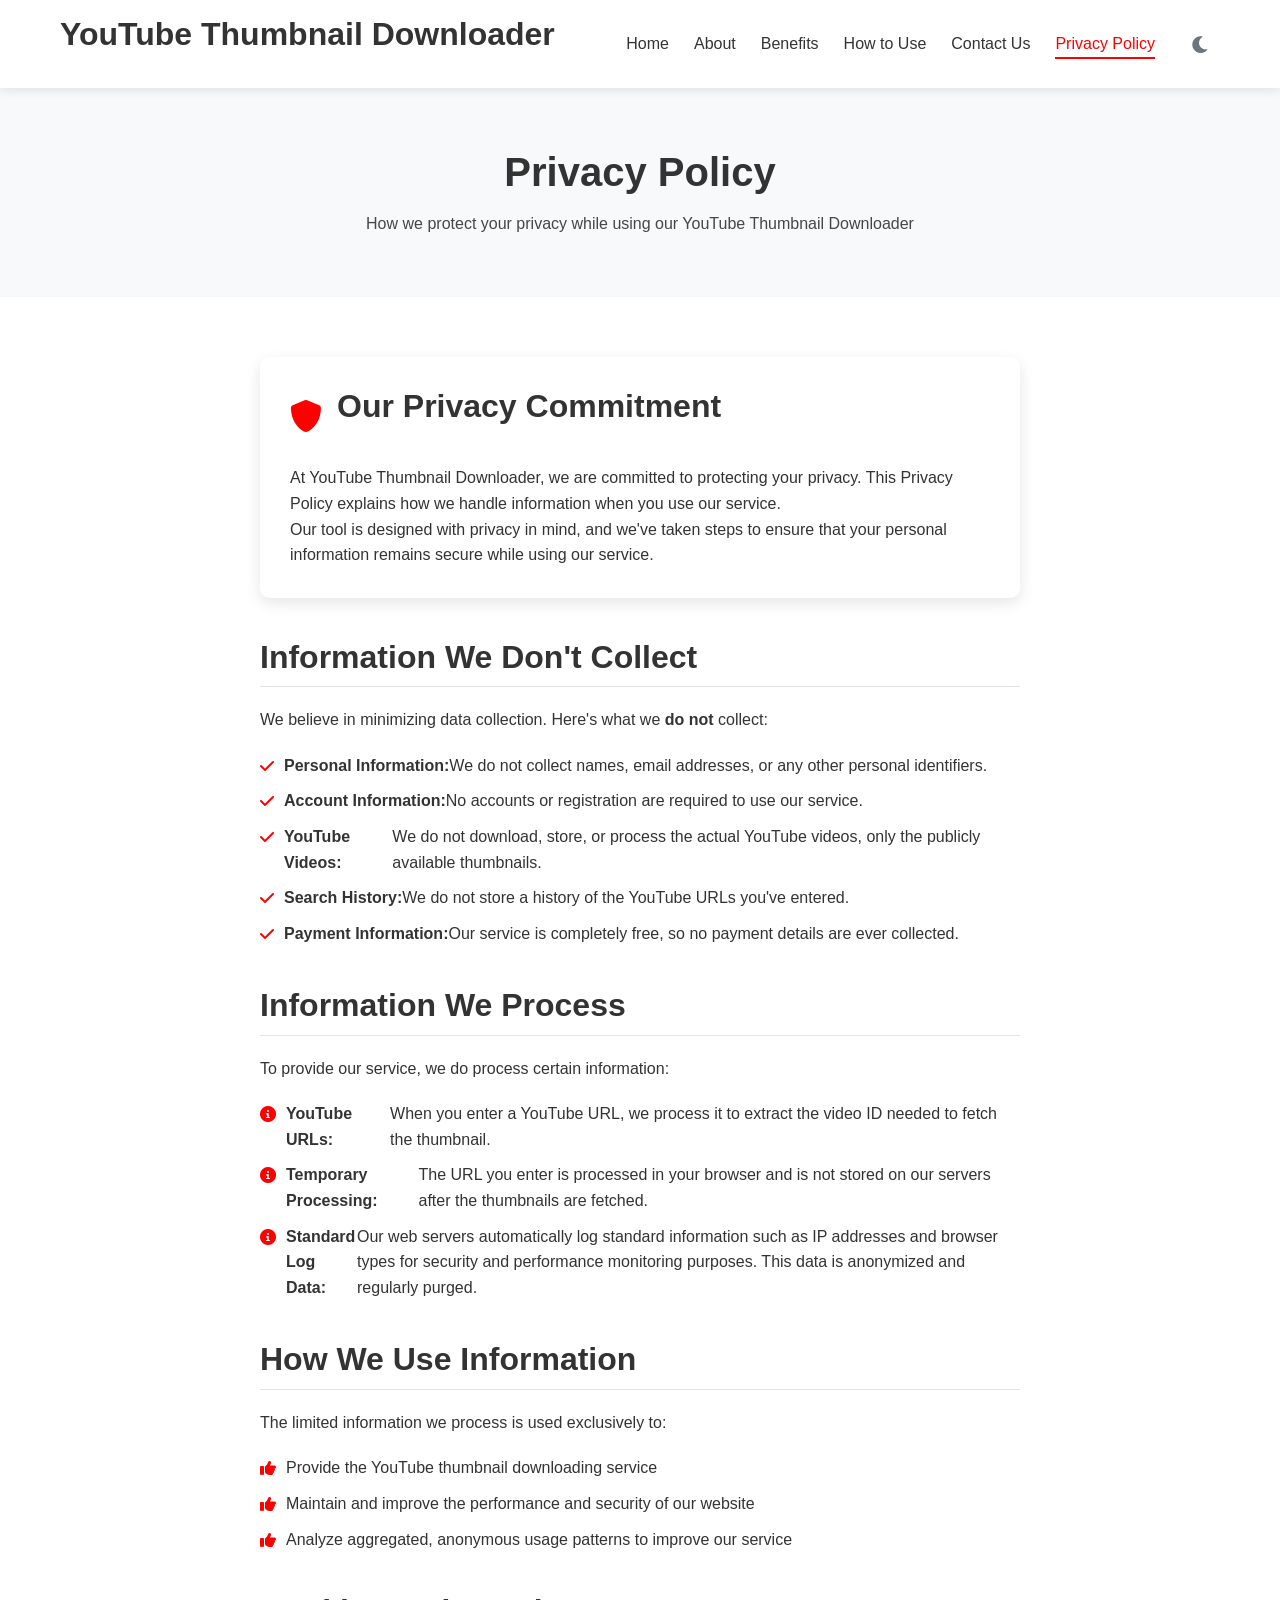
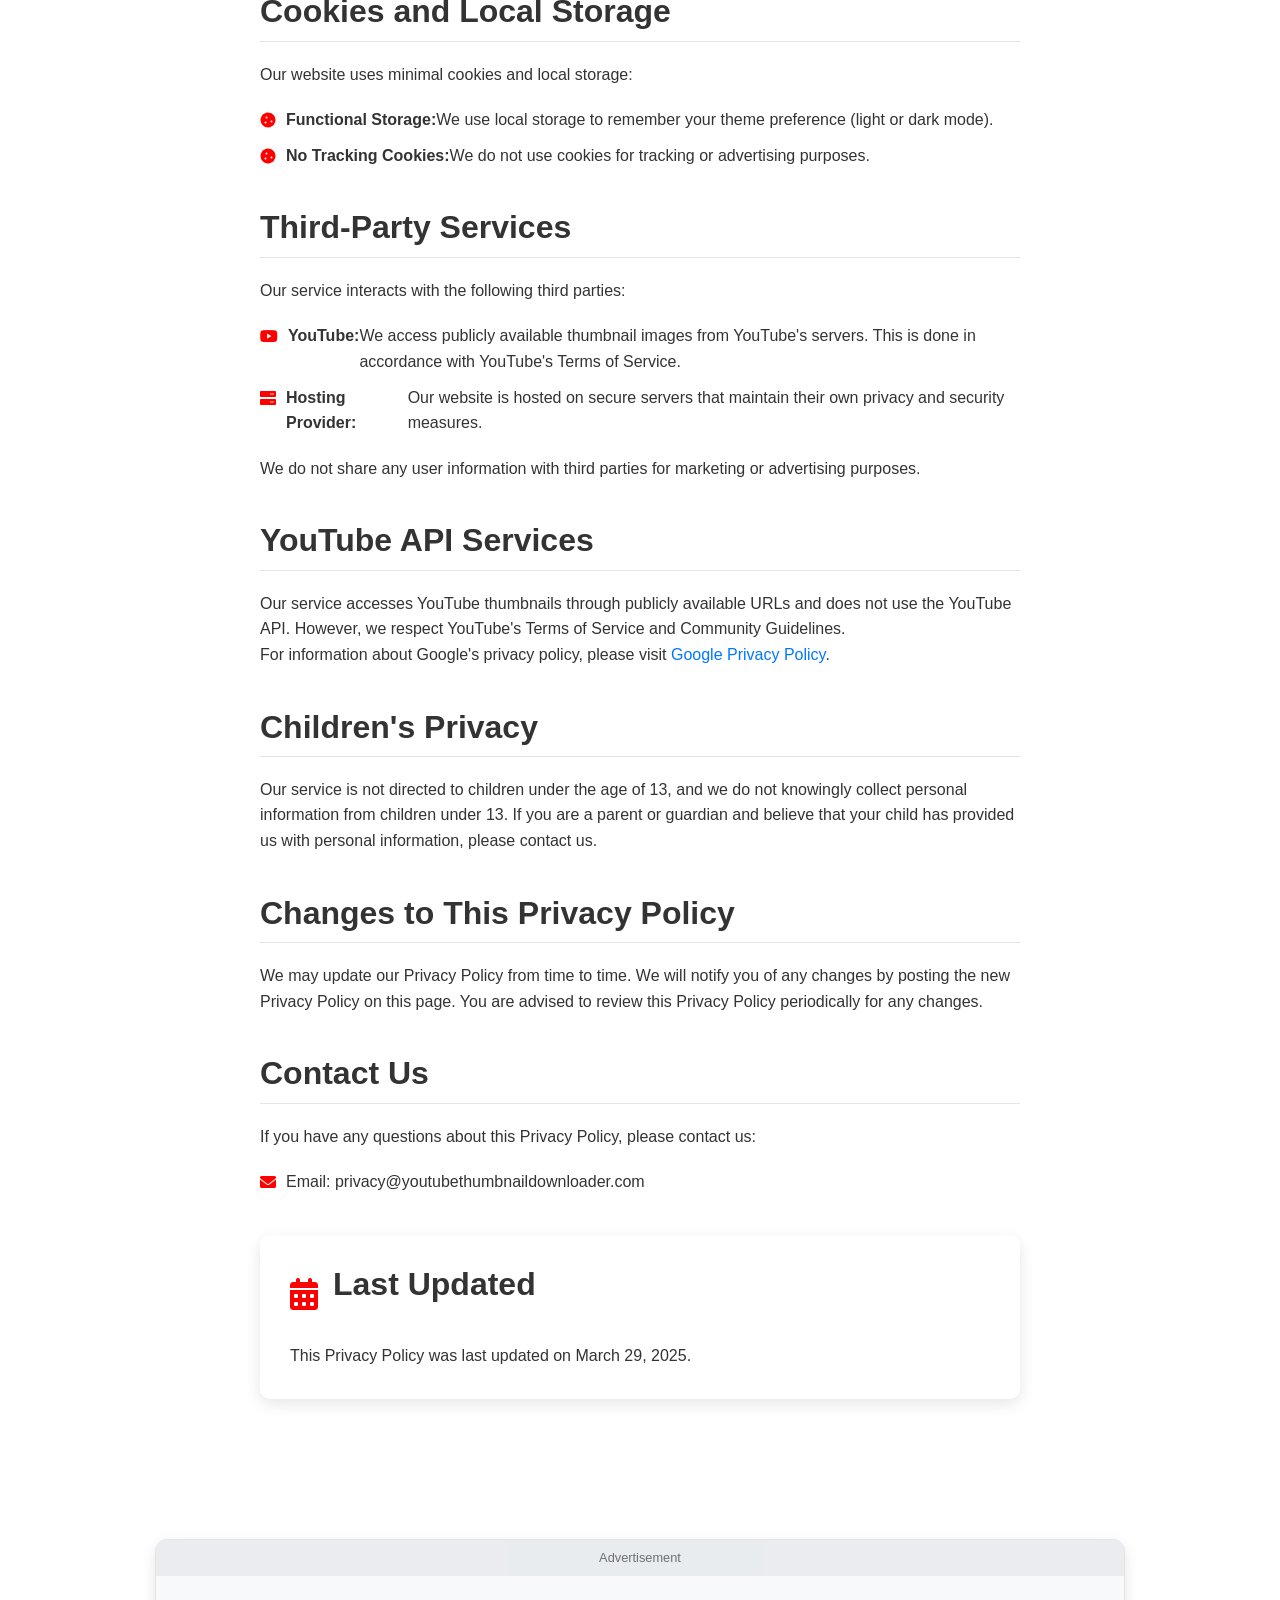
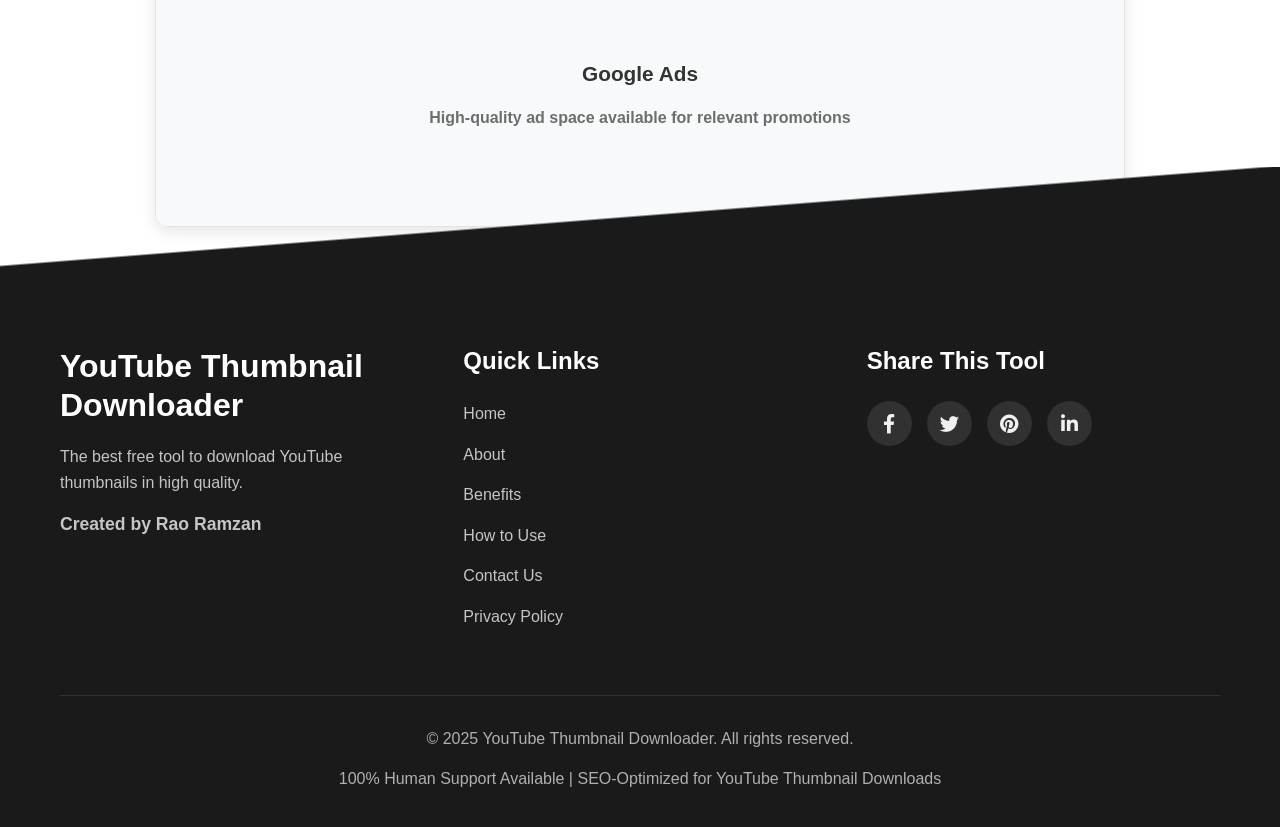
<file: html/privacy-policy.html>
<!DOCTYPE html>
<html lang="en">
<head>
    <meta charset="UTF-8">
    <meta name="viewport" content="width=device-width, initial-scale=1.0">
    <meta name="description" content="Privacy Policy for YouTube Thumbnail Downloader. Learn how we protect your privacy while using our free thumbnail extraction tool.">
    <meta name="keywords" content="YouTube Thumbnail Downloader Privacy, Privacy Policy, YouTube Thumbnail Privacy">
    <title>Privacy Policy - YouTube Thumbnail Downloader</title>
    <link rel="stylesheet" href="../css/styles.css">
    <link rel="stylesheet" href="https://cdnjs.cloudflare.com/ajax/libs/font-awesome/6.0.0-beta3/css/all.min.css">
</head>
<body>
    <header>
        <nav class="navbar">
            <div class="container">
                <div class="logo">
                    <h2>YouTube Thumbnail Downloader</h2>
                </div>
                <ul class="nav-links">
                    <li><a href="../index.html">Home</a></li>
                    <li><a href="about.html">About</a></li>
                    <li><a href="benefits.html">Benefits</a></li>
                    <li><a href="how-to-use.html">How to Use</a></li>
                    <li><a href="contact.html">Contact Us</a></li>
                    <li><a href="privacy-policy.html" class="active">Privacy Policy</a></li>
                    <li><button id="theme-toggle" class="theme-toggle">
                        <i class="fas fa-moon"></i>
                        <i class="fas fa-sun"></i>
                    </button></li>
                </ul>
                <div class="hamburger">
                    <div class="bar"></div>
                    <div class="bar"></div>
                    <div class="bar"></div>
                </div>
            </div>
        </nav>
    </header>

    <main>
        <section class="page-header">
            <div class="container">
                <h1>Privacy Policy</h1>
                <p>How we protect your privacy while using our YouTube Thumbnail Downloader</p>
            </div>
        </section>

        <section class="privacy-content">
            <div class="container">
                <div class="privacy-card">
                    <div class="privacy-header">
                        <i class="fas fa-shield-alt"></i>
                        <h2>Our Privacy Commitment</h2>
                    </div>
                    <p>At YouTube Thumbnail Downloader, we are committed to protecting your privacy. This Privacy Policy explains how we handle information when you use our service.</p>
                    <p>Our tool is designed with privacy in mind, and we've taken steps to ensure that your personal information remains secure while using our service.</p>
                </div>
                
                <div class="privacy-section">
                    <h2>Information We Don't Collect</h2>
                    <p>We believe in minimizing data collection. Here's what we <strong>do not</strong> collect:</p>
                    <ul class="feature-list">
                        <li><i class="fas fa-check"></i> <strong>Personal Information:</strong> We do not collect names, email addresses, or any other personal identifiers.</li>
                        <li><i class="fas fa-check"></i> <strong>Account Information:</strong> No accounts or registration are required to use our service.</li>
                        <li><i class="fas fa-check"></i> <strong>YouTube Videos:</strong> We do not download, store, or process the actual YouTube videos, only the publicly available thumbnails.</li>
                        <li><i class="fas fa-check"></i> <strong>Search History:</strong> We do not store a history of the YouTube URLs you've entered.</li>
                        <li><i class="fas fa-check"></i> <strong>Payment Information:</strong> Our service is completely free, so no payment details are ever collected.</li>
                    </ul>
                </div>
                
                <div class="privacy-section">
                    <h2>Information We Process</h2>
                    <p>To provide our service, we do process certain information:</p>
                    <ul class="feature-list">
                        <li><i class="fas fa-info-circle"></i> <strong>YouTube URLs:</strong> When you enter a YouTube URL, we process it to extract the video ID needed to fetch the thumbnail.</li>
                        <li><i class="fas fa-info-circle"></i> <strong>Temporary Processing:</strong> The URL you enter is processed in your browser and is not stored on our servers after the thumbnails are fetched.</li>
                        <li><i class="fas fa-info-circle"></i> <strong>Standard Log Data:</strong> Our web servers automatically log standard information such as IP addresses and browser types for security and performance monitoring purposes. This data is anonymized and regularly purged.</li>
                    </ul>
                </div>
                
                <div class="privacy-section">
                    <h2>How We Use Information</h2>
                    <p>The limited information we process is used exclusively to:</p>
                    <ul class="feature-list">
                        <li><i class="fas fa-thumbs-up"></i> Provide the YouTube thumbnail downloading service</li>
                        <li><i class="fas fa-thumbs-up"></i> Maintain and improve the performance and security of our website</li>
                        <li><i class="fas fa-thumbs-up"></i> Analyze aggregated, anonymous usage patterns to improve our service</li>
                    </ul>
                </div>
                
                <div class="privacy-section">
                    <h2>Cookies and Local Storage</h2>
                    <p>Our website uses minimal cookies and local storage:</p>
                    <ul class="feature-list">
                        <li><i class="fas fa-cookie"></i> <strong>Functional Storage:</strong> We use local storage to remember your theme preference (light or dark mode).</li>
                        <li><i class="fas fa-cookie"></i> <strong>No Tracking Cookies:</strong> We do not use cookies for tracking or advertising purposes.</li>
                    </ul>
                </div>
                
                <div class="privacy-section">
                    <h2>Third-Party Services</h2>
                    <p>Our service interacts with the following third parties:</p>
                    <ul class="feature-list">
                        <li><i class="fab fa-youtube"></i> <strong>YouTube:</strong> We access publicly available thumbnail images from YouTube's servers. This is done in accordance with YouTube's Terms of Service.</li>
                        <li><i class="fas fa-server"></i> <strong>Hosting Provider:</strong> Our website is hosted on secure servers that maintain their own privacy and security measures.</li>
                    </ul>
                    <p>We do not share any user information with third parties for marketing or advertising purposes.</p>
                </div>
                
                <div class="privacy-section">
                    <h2>YouTube API Services</h2>
                    <p>Our service accesses YouTube thumbnails through publicly available URLs and does not use the YouTube API. However, we respect YouTube's Terms of Service and Community Guidelines.</p>
                    <p>For information about Google's privacy policy, please visit <a href="https://policies.google.com/privacy" target="_blank">Google Privacy Policy</a>.</p>
                </div>
                
                <div class="privacy-section">
                    <h2>Children's Privacy</h2>
                    <p>Our service is not directed to children under the age of 13, and we do not knowingly collect personal information from children under 13. If you are a parent or guardian and believe that your child has provided us with personal information, please contact us.</p>
                </div>
                
                <div class="privacy-section">
                    <h2>Changes to This Privacy Policy</h2>
                    <p>We may update our Privacy Policy from time to time. We will notify you of any changes by posting the new Privacy Policy on this page. You are advised to review this Privacy Policy periodically for any changes.</p>
                </div>
                
                <div class="privacy-section">
                    <h2>Contact Us</h2>
                    <p>If you have any questions about this Privacy Policy, please contact us:</p>
                    <ul class="feature-list">
                        <li><i class="fas fa-envelope"></i> Email: privacy@youtubethumbnaildownloader.com</li>
                    </ul>
                </div>
                
                <div class="privacy-card">
                    <div class="privacy-header">
                        <i class="fas fa-calendar-alt"></i>
                        <h2>Last Updated</h2>
                    </div>
                    <p>This Privacy Policy was last updated on March 29, 2025.</p>
                </div>
            </div>
        </section>
        
        <!-- Ad Space Section -->
        <section class="ad-section">
            <div class="container">
                <div class="ad-container">
                    <div class="ad-label">Advertisement</div>
                    <div class="ad-space">
                        <!-- Google AdSense Code Will Go Here -->
                        <div class="placeholder-ad">
                            <p>Google Ads</p>
                            <p class="ad-placeholder-text">High-quality ad space available for relevant promotions</p>
                        </div>
                    </div>
                </div>
            </div>
        </section>
    </main>

    <footer>
        <div class="container">
            <div class="footer-content">
                <div class="footer-logo">
                    <h2>YouTube Thumbnail Downloader</h2>
                    <p>The best free tool to download YouTube thumbnails in high quality.</p>
                    <p class="creator-credit">Created by Rao Ramzan</p>
                </div>
                <div class="footer-links">
                    <h3>Quick Links</h3>
                    <ul>
                        <li><a href="../index.html">Home</a></li>
                        <li><a href="about.html">About</a></li>
                        <li><a href="benefits.html">Benefits</a></li>
                        <li><a href="how-to-use.html">How to Use</a></li>
                        <li><a href="contact.html">Contact Us</a></li>
                        <li><a href="privacy-policy.html">Privacy Policy</a></li>
                    </ul>
                </div>
                <div class="footer-social">
                    <h3>Share This Tool</h3>
                    <div class="social-icons">
                        <a href="#" class="social-icon"><i class="fab fa-facebook-f"></i></a>
                        <a href="#" class="social-icon"><i class="fab fa-twitter"></i></a>
                        <a href="#" class="social-icon"><i class="fab fa-pinterest"></i></a>
                        <a href="#" class="social-icon"><i class="fab fa-linkedin-in"></i></a>
                    </div>
                </div>
            </div>
            <div class="footer-bottom">
                <p>&copy; 2025 YouTube Thumbnail Downloader. All rights reserved.</p>
                <p>100% Human Support Available | SEO-Optimized for YouTube Thumbnail Downloads</p>
            </div>
        </div>
    </footer>

    <script src="../js/script.js"></script>
</body>
</html>
</file>
<file: css/styles.css>
/* Global Styles */
:root {
    --primary-color: #ff0000;
    --secondary-color: #0077ff;
    --text-color: #333333;
    --bg-color: #ffffff;
    --card-bg: #f8f9fa;
    --border-color: #e1e4e8;
    --shadow-color: rgba(0, 0, 0, 0.1);
    --success-color: #28a745;
    --error-color: #dc3545;
    --font-family: 'Segoe UI', Tahoma, Geneva, Verdana, sans-serif;
    --transition: all 0.3s ease;
    --footer-bg: #1a1a1a;
    --footer-text: #f0f0f0;
    --spacing-xs: 5px;
    --spacing-sm: 10px;
    --spacing-md: 20px;
    --spacing-lg: 30px;
    --spacing-xl: 60px;
}

.dark-mode {
    --text-color: #f0f0f0;
    --bg-color: #121212;
    --card-bg: #1e1e1e;
    --border-color: #2d2d2d;
    --shadow-color: rgba(0, 0, 0, 0.3);
    --footer-bg: #000000;
    --footer-text: #f0f0f0;
    --text-light: #b0b0b0;
    --shadow: 0 4px 6px rgba(0, 0, 0, 0.3);
    --shadow-hover: 0 8px 15px rgba(0, 0, 0, 0.4);
}

* {
    margin: 0;
    padding: 0;
    box-sizing: border-box;
}

body {
    font-family: var(--font-family);
    color: var(--text-color);
    background-color: var(--bg-color);
    line-height: 1.6;
    transition: var(--transition);
}

.container {
    width: 100%;
    max-width: 1200px;
    margin: 0 auto;
    padding: 0 var(--spacing-md);
}

a {
    text-decoration: none;
    color: var(--secondary-color);
    transition: var(--transition);
}

a:hover {
    color: var(--primary-color);
}

button {
    cursor: pointer;
    font-family: var(--font-family);
}

ul {
    list-style: none;
}

img {
    max-width: 100%;
    height: auto;
}

h1, h2, h3, h4, h5, h6 {
    margin-bottom: var(--spacing-md);
    line-height: 1.2;
}

h1 {
    font-size: 2.5rem;
}

h2 {
    font-size: 2rem;
}

h3 {
    font-size: 1.5rem;
}

section {
    padding: var(--spacing-xl) 0;
}

/* Navbar Styles */
.navbar {
    background-color: var(--bg-color);
    box-shadow: 0 2px 10px var(--shadow-color);
    position: sticky;
    top: 0;
    z-index: 1000;
    padding: 15px 0;
}

.navbar .container {
    display: flex;
    justify-content: space-between;
    align-items: center;
}

.logo {
    display: flex;
    align-items: center;
}

.logo-img {
    height: 50px;
    width: auto;
    transition: var(--transition);
    max-width: 100%;
}

.logo-img:hover {
    transform: scale(1.05);
}

.nav-links {
    display: flex;
    align-items: center;
}

.nav-links li {
    margin-left: 25px;
}

.nav-links a {
    color: var(--text-color);
    font-weight: 500;
    position: relative;
    padding: 5px 0;
}

.nav-links a:hover,
.nav-links a.active {
    color: var(--primary-color);
}

.nav-links a::after {
    content: '';
    position: absolute;
    bottom: -2px;
    left: 0;
    width: 0;
    height: 2px;
    background-color: var(--primary-color);
    transition: var(--transition);
}

.nav-links a:hover::after,
.nav-links a.active::after {
    width: 100%;
}

.theme-toggle {
    background: none;
    border: none;
    color: var(--text-color);
    font-size: 1.2rem;
    cursor: pointer;
    padding: 5px;
    border-radius: 50%;
    width: 40px;
    height: 40px;
    display: flex;
    align-items: center;
    justify-content: center;
    transition: var(--transition);
    position: relative;
}

.theme-toggle:hover {
    background-color: rgba(0, 0, 0, 0.1);
    transform: rotate(15deg);
}

.theme-toggle .fa-sun {
    display: none;
    color: #FFD700;
}

.theme-toggle .fa-moon {
    display: inline-block;
    color: #6c757d;
}

.dark-mode .theme-toggle .fa-sun {
    display: inline-block;
}

.dark-mode .theme-toggle .fa-moon {
    display: none;
}

.hamburger {
    display: none;
    flex-direction: column;
    cursor: pointer;
}

.bar {
    width: 25px;
    height: 3px;
    background-color: var(--text-color);
    margin: 3px 0;
    transition: var(--transition);
}

.hamburger.active .bar:nth-child(1) {
    transform: translateY(9px) rotate(45deg);
}

.hamburger.active .bar:nth-child(2) {
    opacity: 0;
}

.hamburger.active .bar:nth-child(3) {
    transform: translateY(-9px) rotate(-45deg);
}

/* Hero Section */
.hero {
    text-align: center;
    padding: 80px 0 40px;
    background: linear-gradient(135deg, rgba(255,0,0,0.05) 0%, rgba(255,255,255,0) 100%);
}

.hero h1 {
    margin-bottom: 20px;
    max-width: 800px;
    margin-left: auto;
    margin-right: auto;
}

.hero p {
    max-width: 700px;
    margin: 0 auto 40px;
    font-size: 1.1rem;
    color: var(--text-color);
    opacity: 0.9;
}

/* Section Titles */
.section-title {
    text-align: center;
    margin-bottom: 40px;
    position: relative;
    padding-bottom: 15px;
}

.section-title::after {
    content: '';
    position: absolute;
    bottom: 0;
    left: 50%;
    transform: translateX(-50%);
    width: 80px;
    height: 3px;
    background: linear-gradient(to right, var(--primary-color), var(--secondary-color));
    border-radius: 3px;
}

/* Tool Container */
.tool-container {
    background-color: var(--card-bg);
    border-radius: 15px;
    box-shadow: 0 10px 30px var(--shadow-color);
    padding: 40px;
    max-width: 900px;
    margin: 0 auto;
    transition: var(--transition);
}

.input-container {
    display: flex;
    margin-bottom: 30px;
}

.input-container input {
    flex: 1;
    padding: 15px 20px;
    border: 2px solid var(--border-color);
    border-radius: 10px 0 0 10px;
    font-size: 1rem;
    background-color: var(--bg-color);
    color: var(--text-color);
    transition: var(--transition);
    box-shadow: 0 2px 5px rgba(0,0,0,0.05) inset;
}

.input-container input:focus {
    outline: none;
    border-color: var(--secondary-color);
    box-shadow: 0 0 0 3px rgba(0, 119, 255, 0.2);
}

.btn-primary {
    background-color: var(--primary-color);
    color: white;
    border: none;
    padding: 15px 25px;
    border-radius: 0 10px 10px 0;
    font-size: 1rem;
    font-weight: 600;
    transition: var(--transition);
    display: flex;
    align-items: center;
    justify-content: center;
    gap: 8px;
}

.btn-primary:hover {
    background-color: #e60000;
    transform: translateY(-2px);
    box-shadow: 0 5px 15px rgba(255, 0, 0, 0.3);
}

.btn-primary:active {
    transform: translateY(0);
}

.btn-secondary {
    background-color: var(--secondary-color);
    color: white;
    border: none;
    padding: 10px 15px;
    border-radius: 8px;
    font-size: 0.9rem;
    font-weight: 500;
    transition: var(--transition);
    display: flex;
    align-items: center;
    gap: 5px;
}

.btn-secondary:hover {
    background-color: #0066cc;
    transform: translateY(-2px);
    box-shadow: 0 5px 15px rgba(0, 119, 255, 0.3);
}

.btn-secondary:active {
    transform: translateY(0);
}

/* Loader */
.loader {
    display: none;
    flex-direction: column;
    align-items: center;
    justify-content: center;
    margin: 30px 0;
}

.spinner {
    width: 50px;
    height: 50px;
    border: 4px solid rgba(255, 0, 0, 0.1);
    border-radius: 50%;
    border-top-color: var(--primary-color);
    animation: spin 1s linear infinite;
    margin-bottom: 20px;
}

.loading-progress-container {
    width: 100%;
    max-width: 400px;
    text-align: center;
    margin-top: 15px;
}

progress {
    width: 100%;
    height: 20px;
    border-radius: 10px;
    background-color: var(--card-bg);
    border: none;
    overflow: hidden;
}

progress::-webkit-progress-bar {
    background-color: var(--card-bg);
    border-radius: 10px;
}

progress::-webkit-progress-value {
    background: linear-gradient(to right, var(--primary-color), var(--secondary-color));
    border-radius: 10px;
    transition: width 0.3s ease;
}

progress::-moz-progress-bar {
    background: linear-gradient(to right, var(--primary-color), var(--secondary-color));
    border-radius: 10px;
}

#progress-text {
    font-size: 1.2rem;
    font-weight: bold;
    margin: 10px 0;
    color: var(--primary-color);
}

.loading-message {
    font-size: 1rem;
    opacity: 0.8;
    margin-top: 10px;
}

/* Error Message */
.error-message {
    color: var(--error-color);
    text-align: center;
    margin: 20px 0;
    font-weight: 500;
    display: none;
    padding: 15px;
    background-color: rgba(220, 53, 69, 0.1);
    border-radius: 8px;
    border-left: 4px solid var(--error-color);
}

/* Results Section */
.results {
    display: none;
    margin-top: 40px;
}

.results h2 {
    text-align: center;
    margin-bottom: 30px;
}

.thumbnails-container {
    display: grid;
    grid-template-columns: repeat(auto-fit, minmax(300px, 1fr));
    gap: 30px;
}

.thumbnail-card {
    background-color: var(--bg-color);
    border-radius: 12px;
    overflow: hidden;
    box-shadow: 0 5px 20px var(--shadow-color);
    transition: var(--transition);
    height: 100%;
    display: flex;
    flex-direction: column;
}

.thumbnail-card:hover {
    transform: translateY(-10px);
    box-shadow: 0 15px 30px var(--shadow-color);
}

.thumbnail-img-container {
    position: relative;
    overflow: hidden;
}

.thumbnail-img {
    width: 100%;
    height: auto;
    display: block;
    transition: transform 0.5s ease;
}

.thumbnail-card:hover .thumbnail-img {
    transform: scale(1.05);
}

.thumbnail-overlay {
    position: absolute;
    top: 0;
    left: 0;
    width: 100%;
    height: 100%;
    background-color: rgba(0, 0, 0, 0.5);
    display: flex;
    align-items: center;
    justify-content: center;
    opacity: 0;
    transition: var(--transition);
}

.thumbnail-card:hover .thumbnail-overlay {
    opacity: 1;
}

.thumbnail-play-btn {
    width: 60px;
    height: 60px;
    background-color: rgba(255, 0, 0, 0.8);
    border-radius: 50%;
    display: flex;
    align-items: center;
    justify-content: center;
    color: white;
    font-size: 1.5rem;
    transform: scale(0.8);
    transition: var(--transition);
}

.thumbnail-card:hover .thumbnail-play-btn {
    transform: scale(1);
}

.thumbnail-play-btn:hover {
    background-color: var(--primary-color);
    transform: scale(1.1);
}

.thumbnail-info {
    padding: 20px;
    flex-grow: 1;
    display: flex;
    flex-direction: column;
}

.thumbnail-info h3 {
    font-size: 1.2rem;
    margin-bottom: 10px;
    color: var(--primary-color);
}

.thumbnail-title {
    margin-bottom: 15px;
    font-size: 0.95rem;
    opacity: 0.8;
    flex-grow: 1;
}

.thumbnail-actions {
    display: flex;
    justify-content: space-between;
    align-items: center;
    margin-top: 15px;
}

.action-buttons {
    display: flex;
    gap: 10px;
}

.thumbnail-size {
    font-size: 0.9rem;
    color: var(--text-color);
    opacity: 0.8;
    background-color: var(--card-bg);
    padding: 5px 10px;
    border-radius: 20px;
}

/* URL Examples */
.url-examples {
    margin-top: 20px;
    text-align: center;
}

.url-examples p {
    margin-bottom: 10px;
    font-size: 0.9rem;
    opacity: 0.8;
}

.example-links {
    display: flex;
    flex-wrap: wrap;
    justify-content: center;
    gap: 10px;
}

.url-example {
    background-color: var(--card-bg);
    padding: 8px 15px;
    border-radius: 20px;
    font-size: 0.85rem;
    transition: var(--transition);
}

.url-example:hover {
    background-color: var(--primary-color);
    color: white;
}

/* Features Section */
.features {
    background-color: var(--card-bg);
    text-align: center;
    position: relative;
    overflow: hidden;
}

.features::before {
    content: '';
    position: absolute;
    top: -100px;
    left: 0;
    width: 100%;
    height: 100px;
    background: linear-gradient(to bottom right, transparent 49%, var(--card-bg) 50%);
}

.feature-cards {
    display: grid;
    grid-template-columns: repeat(auto-fit, minmax(250px, 1fr));
    gap: 30px;
    margin-top: 40px;
}

.feature-card {
    background-color: var(--bg-color);
    padding: 40px 25px;
    border-radius: 15px;
    box-shadow: 0 10px 30px var(--shadow-color);
    transition: var(--transition);
    height: 100%;
}

.feature-card:hover {
    transform: translateY(-15px);
}

.feature-card i {
    font-size: 3rem;
    color: var(--primary-color);
    margin-bottom: 25px;
    transition: var(--transition);
}

.feature-card:hover i {
    transform: scale(1.2);
}

/* How It Works Section */
.how-it-works {
    text-align: center;
    padding-top: var(--spacing-xl);
    padding-bottom: var(--spacing-xl);
}

.steps {
    display: grid;
    grid-template-columns: repeat(auto-fit, minmax(220px, 1fr));
    gap: 40px;
    margin-top: 40px;
}

.step {
    position: relative;
    padding: 30px 20px;
    background-color: var(--bg-color);
    border-radius: 15px;
    box-shadow: 0 10px 30px var(--shadow-color);
    transition: var(--transition);
    height: 100%;
}

.step:hover {
    transform: translateY(-10px);
}

.step-number {
    width: 60px;
    height: 60px;
    background-color: var(--primary-color);
    color: white;
    border-radius: 50%;
    display: flex;
    align-items: center;
    justify-content: center;
    font-size: 1.8rem;
    font-weight: bold;
    margin: 0 auto 25px;
    position: relative;
    z-index: 1;
    transition: var(--transition);
}

.step:hover .step-number {
    transform: scale(1.1);
    box-shadow: 0 5px 15px rgba(255, 0, 0, 0.3);
}

/* FAQ Section */
.faq {
    background-color: var(--card-bg);
    position: relative;
    overflow: hidden;
}

.faq::before {
    content: '';
    position: absolute;
    top: -100px;
    left: 0;
    width: 100%;
    height: 100px;
    background: linear-gradient(to bottom right, transparent 49%, var(--card-bg) 50%);
}

.accordion {
    max-width: 800px;
    margin: 40px auto 0;
}

.accordion-item {
    margin-bottom: 20px;
    border-radius: 12px;
    overflow: hidden;
    box-shadow: 0 5px 20px var(--shadow-color);
    background-color: var(--bg-color);
    transition: var(--transition);
}

.accordion-item:hover {
    transform: translateY(-5px);
}

.accordion-header {
    width: 100%;
    background-color: var(--bg-color);
    padding: 20px 25px;
    text-align: left;
    border: none;
    font-size: 1.1rem;
    font-weight: 500;
    color: var(--text-color);
    display: flex;
    justify-content: space-between;
    align-items: center;
    transition: var(--transition);
    cursor: pointer;
}

.accordion-header:hover {
    background-color: var(--border-color);
}

.accordion-header i {
    transition: var(--transition);
}

.accordion-content {
    background-color: var(--bg-color);
    padding: 0 25px;
    max-height: 0;
    overflow: hidden;
    transition: max-height 0.3s ease, padding 0.3s ease;
}

.accordion-content p {
    padding: 0 0 25px;
}

.accordion-item.active .accordion-header {
    background-color: var(--border-color);
}

.accordion-item.active .accordion-content {
    max-height: 200px;
    padding-top: 5px;
}

.accordion-item.active .accordion-header i {
    transform: rotate(180deg);
}

/* Footer */
footer {
    background-color: var(--footer-bg);
    padding: 80px 0 20px;
    color: var(--footer-text);
    position: relative;
}

footer::before {
    content: '';
    position: absolute;
    top: -100px;
    left: 0;
    width: 100%;
    height: 100px;
    background: linear-gradient(to bottom right, transparent 49%, var(--footer-bg) 50%);
}

.footer-content {
    display: grid;
    grid-template-columns: repeat(auto-fit, minmax(250px, 1fr));
    gap: 50px;
    margin-bottom: 50px;
}

.footer-logo h2 {
    color: white;
    margin-bottom: 20px;
}

.footer-logo p {
    margin-top: 15px;
    opacity: 0.8;
    color: var(--footer-text);
}

.creator-credit {
    font-weight: 600;
    color: var(--primary-color);
    margin-top: 15px;
    font-size: 1.1rem;
}

.footer-links h3 {
    color: white;
    margin-bottom: 25px;
}

.footer-links ul {
    margin-top: 15px;
}

.footer-links li {
    margin-bottom: 15px;
}

.footer-links a {
    color: var(--footer-text);
    opacity: 0.8;
    transition: var(--transition);
}

.footer-links a:hover {
    color: var(--primary-color);
    opacity: 1;
    padding-left: 5px;
}

.footer-social h3 {
    color: white;
    margin-bottom: 25px;
}

.social-icons {
    display: flex;
    gap: 15px;
    margin-top: 15px;
}

.social-icon {
    width: 45px;
    height: 45px;
    background-color: rgba(255, 255, 255, 0.1);
    border-radius: 50%;
    display: flex;
    align-items: center;
    justify-content: center;
    color: var(--footer-text);
    font-size: 1.2rem;
    transition: var(--transition);
}

.social-icon:hover {
    background-color: var(--primary-color);
    color: white;
    transform: translateY(-5px);
}

.footer-bottom {
    text-align: center;
    padding-top: 30px;
    border-top: 1px solid rgba(255, 255, 255, 0.1);
}

.footer-bottom p {
    margin-bottom: 15px;
    color: var(--footer-text);
    opacity: 0.7;
}

/* Compact Footer */
.compact-footer {
    background-color: #1a1a1a;
    color: #ffffff;
    padding: 20px 0;
    margin-top: 40px;
}

.compact-footer .footer-content {
    display: flex;
    justify-content: space-between;
    align-items: center;
    margin-bottom: 15px;
}

.compact-footer .footer-logo h2 {
    font-size: 1.2rem;
    margin-bottom: 5px;
}

.compact-footer .creator-credit {
    font-size: 0.8rem;
    opacity: 0.8;
    margin: 0;
}

.compact-footer .footer-links ul {
    display: flex;
    flex-wrap: wrap;
    gap: 15px;
    margin: 0;
    padding: 0;
    list-style: none;
}

.compact-footer .footer-links a {
    color: #ffffff;
    font-size: 0.9rem;
    text-decoration: none;
    transition: var(--transition);
}

.compact-footer .footer-links a:hover {
    color: var(--primary-color);
}

.compact-footer .social-icons {
    display: flex;
    gap: 10px;
}

.compact-footer .social-icon {
    display: flex;
    align-items: center;
    justify-content: center;
    width: 30px;
    height: 30px;
    background-color: rgba(255, 255, 255, 0.1);
    border-radius: 50%;
    color: #ffffff;
    transition: var(--transition);
}

.compact-footer .social-icon:hover {
    background-color: var(--primary-color);
    transform: translateY(-3px);
}

.compact-footer .footer-bottom {
    border-top: 1px solid rgba(255, 255, 255, 0.1);
    padding-top: 15px;
    text-align: center;
    font-size: 0.8rem;
    opacity: 0.8;
}

/* Ad Space Section */
.ad-section {
    padding: 40px 0;
    background-color: var(--bg-color);
}

.ad-container {
    max-width: 970px;
    margin: 0 auto;
    border: 1px solid var(--border-color);
    border-radius: 12px;
    overflow: hidden;
    box-shadow: 0 5px 15px var(--shadow-color);
    transition: var(--transition);
}

.ad-container:hover {
    transform: translateY(-5px);
    box-shadow: 0 10px 30px var(--shadow-color);
}

.ad-label {
    background-color: var(--border-color);
    color: var(--text-color);
    padding: 8px 15px;
    font-size: 0.8rem;
    text-align: center;
    opacity: 0.7;
}

.ad-space {
    min-height: 250px;
    display: flex;
    align-items: center;
    justify-content: center;
    background-color: var(--card-bg);
}

.placeholder-ad {
    text-align: center;
    padding: 30px;
}

.placeholder-ad p {
    font-size: 1.3rem;
    font-weight: 600;
    margin-bottom: 15px;
}

.ad-placeholder-text {
    opacity: 0.7;
    font-size: 1rem !important;
}

/* Contact Page Styles */
.contact-grid {
    display: grid;
    grid-template-columns: repeat(auto-fit, minmax(300px, 1fr));
    gap: 40px;
    margin-bottom: 60px;
}

.contact-info {
    background-color: var(--card-bg);
    padding: 30px;
    border-radius: 10px;
    box-shadow: 0 5px 15px var(--shadow-color);
}

.contact-methods {
    margin-top: 30px;
}

.contact-method {
    display: flex;
    align-items: flex-start;
    margin-bottom: 25px;
}

.contact-icon {
    width: 50px;
    height: 50px;
    background-color: var(--primary-color);
    color: white;
    border-radius: 50%;
    display: flex;
    align-items: center;
    justify-content: center;
    font-size: 1.2rem;
    margin-right: 15px;
    flex-shrink: 0;
}

.contact-details h3 {
    margin-bottom: 5px;
}

.contact-note {
    font-size: 0.9rem;
    opacity: 0.7;
    margin-top: 5px;
}

.social-connect {
    margin-top: 30px;
}

.contact-form-container {
    background-color: var(--card-bg);
    padding: 30px;
    border-radius: 10px;
    box-shadow: 0 5px 15px var(--shadow-color);
}

.contact-form {
    margin-top: 20px;
}

.form-group {
    margin-bottom: 20px;
}

.form-group label {
    display: block;
    margin-bottom: 8px;
    font-weight: 500;
}

.form-group input,
.form-group textarea {
    width: 100%;
    padding: 12px 15px;
    border: 1px solid var(--border-color);
    border-radius: 5px;
    font-size: 1rem;
    background-color: var(--bg-color);
    color: var(--text-color);
    transition: var(--transition);
}

.form-group input:focus,
.form-group textarea:focus {
    outline: none;
    border-color: var(--secondary-color);
}

.form-message {
    margin-top: 20px;
}

.success-message {
    background-color: rgba(40, 167, 69, 0.1);
    color: #28a745;
    padding: 15px;
    border-radius: 5px;
    display: flex;
    align-items: center;
}

.success-message i {
    margin-right: 10px;
    font-size: 1.2rem;
}

.faq-section {
    margin-top: 40px;
}

/* Page Header */
.page-header {
    background-color: var(--card-bg);
    text-align: center;
    padding: 60px 0;
}

.page-header h1 {
    margin-bottom: 15px;
}

.page-header p {
    max-width: 700px;
    margin: 0 auto;
    opacity: 0.9;
}

/* CTA Section */
.cta-section {
    background-color: var(--primary-color);
    color: white;
    text-align: center;
    padding: 60px 0;
}

.cta-section h2 {
    margin-bottom: 15px;
}

.cta-section p {
    max-width: 700px;
    margin: 0 auto 30px;
    opacity: 0.9;
}

.cta-section .btn-primary {
    background-color: white;
    color: var(--primary-color);
    padding: 12px 30px;
    border-radius: 5px;
    font-size: 1.1rem;
    font-weight: 600;
    transition: var(--transition);
}

.cta-section .btn-primary:hover {
    background-color: var(--bg-color);
    transform: translateY(-3px);
}

/* About Page Styles */
.about-grid {
    display: grid;
    grid-template-columns: repeat(auto-fit, minmax(300px, 1fr));
    gap: 40px;
    margin-bottom: 60px;
}

.about-text h2 {
    margin-top: 30px;
    margin-bottom: 20px;
}

.about-text h2:first-child {
    margin-top: 0;
}

.feature-list {
    margin: 20px 0;
}

.feature-list li {
    margin-bottom: 10px;
    display: flex;
    align-items: flex-start;
}

.feature-list i {
    color: var(--primary-color);
    margin-right: 10px;
    margin-top: 5px;
}

.about-image {
    position: relative;
}

.about-image img {
    width: 100%;
    border-radius: 10px;
    box-shadow: 0 5px 15px var(--shadow-color);
}

.about-card {
    background-color: var(--bg-color);
    padding: 20px;
    border-radius: 10px;
    box-shadow: 0 5px 15px var(--shadow-color);
    margin-top: -50px;
    margin-left: 20px;
    margin-right: 20px;
    position: relative;
}

.about-card h3 {
    margin-bottom: 15px;
}

.about-card ul {
    list-style: none;
}

.about-card li {
    margin-bottom: 8px;
}

.testimonials {
    text-align: center;
    margin-top: 60px;
}

.testimonial-grid {
    display: grid;
    grid-template-columns: repeat(auto-fit, minmax(300px, 1fr));
    gap: 30px;
    margin-top: 40px;
}

.testimonial-card {
    background-color: var(--bg-color);
    border-radius: 10px;
    box-shadow: 0 5px 15px var(--shadow-color);
    overflow: hidden;
    transition: var(--transition);
}

.testimonial-card:hover {
    transform: translateY(-5px);
}

.testimonial-content {
    padding: 25px;
    position: relative;
}

.testimonial-content::before {
    content: '"';
    position: absolute;
    top: 10px;
    left: 10px;
    font-size: 3rem;
    color: var(--primary-color);
    opacity: 0.2;
}

.testimonial-author {
    display: flex;
    align-items: center;
    padding: 15px 25px;
    background-color: var(--card-bg);
}

.testimonial-author img {
    width: 50px;
    height: 50px;
    border-radius: 50%;
    margin-right: 15px;
}

.testimonial-author h4 {
    margin-bottom: 0;
}

.testimonial-author p {
    font-size: 0.9rem;
    opacity: 0.7;
}

/* Benefits Page Styles */
.benefits-grid {
    display: grid;
    grid-template-columns: repeat(auto-fit, minmax(250px, 1fr));
    gap: 30px;
    margin-bottom: 60px;
}

.benefit-card {
    background-color: var(--bg-color);
    padding: 30px;
    border-radius: 10px;
    box-shadow: 0 5px 15px var(--shadow-color);
    transition: var(--transition);
    text-align: center;
}

.benefit-card:hover {
    transform: translateY(-10px);
}

.benefit-icon {
    width: 70px;
    height: 70px;
    background-color: rgba(255, 0, 0, 0.1);
    color: var(--primary-color);
    border-radius: 50%;
    display: flex;
    align-items: center;
    justify-content: center;
    font-size: 1.8rem;
    margin: 0 auto 20px;
}

.use-cases {
    text-align: center;
    margin-top: 60px;
}

.use-cases-grid {
    display: grid;
    grid-template-columns: repeat(auto-fit, minmax(300px, 1fr));
    gap: 30px;
    margin-top: 40px;
}

.use-case {
    background-color: var(--bg-color);
    border-radius: 10px;
    box-shadow: 0 5px 15px var(--shadow-color);
    overflow: hidden;
    transition: var(--transition);
    display: flex;
    align-items: center;
    padding: 20px;
    text-align: left;
}

.use-case:hover {
    transform: translateY(-5px);
}

.use-case-icon {
    width: 60px;
    height: 60px;
    background-color: rgba(255, 0, 0, 0.1);
    color: var(--primary-color);
    border-radius: 50%;
    display: flex;
    align-items: center;
    justify-content: center;
    font-size: 1.5rem;
    margin-right: 20px;
    flex-shrink: 0;
}

.use-case-content h3 {
    margin-bottom: 5px;
}

/* How to Use Page Styles */
.tutorial-steps {
    margin-bottom: 60px;
}

.tutorial-step {
    display: flex;
    margin-bottom: 50px;
    position: relative;
}

.tutorial-step:last-child {
    margin-bottom: 0;
}

.tutorial-step:not(:last-child)::after {
    content: '';
    position: absolute;
    top: 70px;
    left: 25px;
    width: 2px;
    height: calc(100% - 50px);
    background-color: var(--primary-color);
    opacity: 0.3;
}

.step-number {
    width: 50px;
    height: 50px;
    background-color: var(--primary-color);
    color: white;
    border-radius: 50%;
    display: flex;
    align-items: center;
    justify-content: center;
    font-size: 1.5rem;
    font-weight: bold;
    margin-right: 30px;
    flex-shrink: 0;
    position: relative;
    z-index: 1;
}

.step-content {
    flex: 1;
}

.step-image {
    margin-top: 20px;
    position: relative;
}

.step-image img {
    width: 100%;
    border-radius: 10px;
    box-shadow: 0 5px 15px var(--shadow-color);
}

.step-tip {
    background-color: var(--bg-color);
    padding: 15px;
    border-radius: 10px;
    box-shadow: 0 5px 15px var(--shadow-color);
    margin-top: 20px;
    display: flex;
    align-items: flex-start;
}

.step-tip i {
    color: var(--primary-color);
    margin-right: 10px;
    font-size: 1.2rem;
    margin-top: 3px;
}

.usage-examples {
    text-align: center;
    margin-top: 60px;
}

.usage-grid {
    display: grid;
    grid-template-columns: repeat(auto-fit, minmax(250px, 1fr));
    gap: 30px;
    margin-top: 40px;
}

.usage-card {
    background-color: var(--bg-color);
    padding: 30px;
    border-radius: 10px;
    box-shadow: 0 5px 15px var(--shadow-color);
    transition: var(--transition);
}

.usage-card:hover {
    transform: translateY(-5px);
}

.usage-icon {
    width: 60px;
    height: 60px;
    background-color: rgba(255, 0, 0, 0.1);
    color: var(--primary-color);
    border-radius: 50%;
    display: flex;
    align-items: center;
    justify-content: center;
    font-size: 1.5rem;
    margin: 0 auto 20px;
}

.troubleshooting {
    margin-top: 60px;
}

/* Privacy Policy Page Styles */
.privacy-content {
    max-width: 800px;
    margin: 0 auto;
}

.privacy-card {
    background-color: var(--bg-color);
    padding: 30px;
    border-radius: 10px;
    box-shadow: 0 5px 15px var(--shadow-color);
    margin-bottom: 40px;
}

.privacy-header {
    display: flex;
    align-items: center;
    margin-bottom: 20px;
}

.privacy-header i {
    font-size: 2rem;
    color: var(--primary-color);
    margin-right: 15px;
}

.privacy-section {
    margin-bottom: 40px;
}

.privacy-section h2 {
    margin-bottom: 20px;
    border-bottom: 1px solid var(--border-color);
    padding-bottom: 10px;
}

/* Tutorial Images */
.tutorial-img {
    width: 100%;
    height: auto;
    border-radius: var(--border-radius);
    box-shadow: var(--shadow);
    transition: var(--transition);
    margin-bottom: var(--spacing-md);
}

.tutorial-img:hover {
    transform: scale(1.02);
    box-shadow: var(--shadow-hover);
}

.about-img {
    width: 100%;
    height: auto;
    border-radius: var(--border-radius);
    box-shadow: var(--shadow);
    transition: var(--transition);
    margin-bottom: var(--spacing-md);
}

.about-img:hover {
    transform: scale(1.02);
    box-shadow: var(--shadow-hover);
}

/* Avatar */
.avatar {
    width: 50px;
    height: 50px;
    border-radius: 50%;
    background-color: var(--card-bg);
    display: flex;
    align-items: center;
    justify-content: center;
    font-size: 2rem;
    color: var(--primary-color);
    margin-right: var(--spacing-sm);
}

/* Testimonial Cards */
.testimonial-card {
    background-color: var(--card-bg);
    border-radius: var(--border-radius);
    padding: var(--spacing-md);
    box-shadow: var(--shadow);
    transition: var(--transition);
    margin-bottom: var(--spacing-md);
}

.testimonial-card:hover {
    transform: translateY(-5px);
    box-shadow: var(--shadow-hover);
}

.testimonial-content {
    margin-bottom: var(--spacing-md);
    font-style: italic;
    position: relative;
}

.testimonial-content::before {
    content: '"';
    font-size: 4rem;
    position: absolute;
    top: -20px;
    left: -15px;
    color: var(--primary-color);
    opacity: 0.2;
}

.testimonial-author {
    display: flex;
    align-items: center;
}

.testimonial-author div h4 {
    margin: 0;
    font-size: 1.1rem;
    color: var(--text-color);
}

.testimonial-author div p {
    margin: 0;
    font-size: 0.9rem;
    color: var(--text-light);
}

/* Animations */
@keyframes fadeIn {
    from { opacity: 0; }
    to { opacity: 1; }
}

@keyframes slideUp {
    from { transform: translateY(30px); opacity: 0; }
    to { transform: translateY(0); opacity: 1; }
}

@keyframes slideIn {
    from { transform: translateX(-30px); opacity: 0; }
    to { transform: translateX(0); opacity: 1; }
}

@keyframes pulse {
    0% { transform: scale(1); }
    50% { transform: scale(1.05); }
    100% { transform: scale(1); }
}

.animate-fade-in {
    animation: fadeIn 1s ease forwards;
}

.animate-slide-up {
    animation: slideUp 1s ease forwards;
}

.animate-slide-in {
    animation: slideIn 1s ease forwards;
}

.animate-pulse {
    animation: pulse 2s infinite;
}

.stagger-animation > * {
    opacity: 0;
    transform: translateY(20px);
    transition: opacity 0.5s ease, transform 0.5s ease;
}

.stagger-animation > *:nth-child(1) { transition-delay: 0.1s; }
.stagger-animation > *:nth-child(2) { transition-delay: 0.2s; }
.stagger-animation > *:nth-child(3) { transition-delay: 0.3s; }
.stagger-animation > *:nth-child(4) { transition-delay: 0.4s; }
.stagger-animation > *:nth-child(5) { transition-delay: 0.5s; }

.stagger-animation.animate > * {
    opacity: 1;
    transform: translateY(0);
}

.animate-on-scroll {
    opacity: 0;
    transform: translateY(20px);
    transition: opacity 0.5s ease, transform 0.5s ease;
}

.animate-on-scroll.visible {
    opacity: 1;
    transform: translateY(0);
}

/* Responsive Styles */
@media screen and (max-width: 1200px) {
    .container {
        max-width: 960px;
    }
    
    .feature-cards, .steps {
        grid-template-columns: repeat(2, 1fr);
    }
}

@media screen and (max-width: 992px) {
    .container {
        max-width: 720px;
    }
    
    .about-grid {
        grid-template-columns: 1fr;
    }
    
    .about-image {
        order: -1;
        margin-bottom: var(--spacing-lg);
    }
    
    .testimonial-grid {
        grid-template-columns: 1fr;
    }
}

@media screen and (max-width: 768px) {
    h1 {
        font-size: 2rem;
    }
    
    h2 {
        font-size: 1.6rem;
    }
    
    .logo-img {
        height: 40px;
    }
    
    .nav-links {
        position: fixed;
        top: 70px;
        left: -100%;
        width: 100%;
        height: calc(100vh - 70px);
        background-color: var(--bg-color);
        flex-direction: column;
        align-items: center;
        justify-content: flex-start;
        padding-top: 40px;
        transition: var(--transition);
        z-index: 999;
    }
    
    .nav-links.active {
        left: 0;
    }
    
    .nav-links li {
        margin: 15px 0;
    }
    
    .hamburger {
        display: block;
        cursor: pointer;
    }
    
    .feature-cards, .steps {
        grid-template-columns: 1fr;
    }
    
    .footer-content {
        flex-direction: column;
        text-align: center;
    }
    
    .footer-logo, .footer-links, .footer-social {
        margin-bottom: var(--spacing-md);
    }
    
    .tutorial-step {
        flex-direction: column;
    }
    
    .step-number {
        margin-right: 0;
        margin-bottom: var(--spacing-sm);
    }
}

@media screen and (max-width: 576px) {
    .container {
        padding: 0 15px;
    }
    
    .hero h1 {
        font-size: 1.8rem;
    }
    
    .hero p {
        font-size: 1rem;
    }
    
    .input-container {
        flex-direction: column;
    }
    
    .input-container input {
        width: 100%;
        margin-bottom: 10px;
    }
    
    .input-container button {
        width: 100%;
    }
    
    .logo-img {
        height: 35px;
    }
    
    .url-examples {
        flex-direction: column;
    }
    
    .example-links {
        flex-wrap: wrap;
        justify-content: center;
    }
    
    .example-links a {
        margin: 5px;
    }
    
    .accordion-header {
        font-size: 1rem;
        padding: 15px;
    }
}

@media screen and (max-width: 480px) {
    section {
        padding: 40px 0;
    }
    
    .logo-img {
        height: 35px;
    }
    
    .tool-container {
        padding: 20px;
    }
    
    .feature-card, .step {
        padding: 15px;
    }
    
    .thumbnails-container {
        grid-template-columns: 1fr;
    }
    
    .thumbnail-card {
        margin-bottom: var(--spacing-md);
    }
    
    .social-icons {
        justify-content: center;
    }
    
    .social-icon {
        margin: 0 5px;
    }
}

/* Performance Optimizations */
img {
    max-width: 100%;
    height: auto;
}

.lazy-load {
    transition: opacity 0.3s;
    opacity: 0;
}

.lazy-load.loaded {
    opacity: 1;
}

/* Reduce Layout Shifts */
.thumbnail-card {
    aspect-ratio: 16 / 9;
    overflow: hidden;
}

.thumbnail-img {
    width: 100%;
    height: 100%;
    object-fit: cover;
}

/* Critical CSS */
body {
    display: block;
    visibility: visible;
    opacity: 1;
}

/* Reduce Motion for Accessibility */
@media (prefers-reduced-motion: reduce) {
    * {
        animation-duration: 0.01ms !important;
        animation-iteration-count: 1 !important;
        transition-duration: 0.01ms !important;
        scroll-behavior: auto !important;
    }
}

/* Mobile Footer Optimization */
@media screen and (max-width: 768px) {
    .compact-footer .footer-content {
        flex-direction: column;
        text-align: center;
        gap: 15px;
    }
    
    .compact-footer .footer-links ul {
        justify-content: center;
        margin-top: 10px;
        margin-bottom: 10px;
    }
    
    .compact-footer .social-icons {
        justify-content: center;
    }
}

.seo-text {
    font-weight: 400;
}

/* FAQ Page Styles */
.faq-content {
    padding: 40px 0;
}

.faq-search {
    margin-bottom: 30px;
}

.search-container {
    display: flex;
    max-width: 600px;
    margin: 0 auto;
    box-shadow: var(--shadow);
    border-radius: var(--border-radius);
    overflow: hidden;
}

.search-container input {
    flex: 1;
    padding: 15px;
    border: none;
    font-size: 1rem;
    background-color: var(--card-bg);
    color: var(--text-color);
}

.search-container button {
    padding: 0 20px;
    background-color: var(--primary-color);
    color: white;
    border: none;
    cursor: pointer;
    transition: var(--transition);
}

.search-container button:hover {
    background-color: var(--secondary-color);
}

.faq-categories {
    display: flex;
    flex-wrap: wrap;
    justify-content: center;
    gap: 10px;
    margin-bottom: 30px;
}

.category-btn {
    padding: 8px 16px;
    background-color: var(--card-bg);
    color: var(--text-color);
    border: none;
    border-radius: 20px;
    cursor: pointer;
    transition: var(--transition);
    font-size: 0.9rem;
}

.category-btn:hover, .category-btn.active {
    background-color: var(--primary-color);
    color: white;
}

.faq-accordion .accordion-item {
    margin-bottom: 15px;
    border-radius: var(--border-radius);
    box-shadow: var(--shadow);
    overflow: hidden;
    transition: var(--transition);
}

.faq-accordion .accordion-header {
    padding: 20px;
    font-size: 1.1rem;
    font-weight: 600;
    background-color: var(--card-bg);
    color: var(--text-color);
}

.faq-accordion .accordion-content {
    padding: 20px;
    background-color: var(--bg-color);
    border-top: 1px solid var(--border-color);
}

.faq-accordion .accordion-content ul {
    margin-top: 10px;
    padding-left: 20px;
}

.faq-accordion .accordion-content li {
    margin-bottom: 5px;
}

.faq-not-found {
    display: flex;
    flex-direction: column;
    align-items: center;
    justify-content: center;
    padding: 40px 0;
    text-align: center;
}

.faq-not-found i {
    font-size: 3rem;
    color: var(--text-light);
    margin-bottom: 20px;
}

.faq-not-found h3 {
    margin-bottom: 10px;
}

.faq-not-found a {
    color: var(--primary-color);
    text-decoration: none;
}

.faq-not-found a:hover {
    text-decoration: underline;
}

/* Enhanced UI/UX Styles */
.btn-primary {
    background: linear-gradient(135deg, var(--primary-color), var(--secondary-color));
    color: white;
    border: none;
    padding: 12px 24px;
    border-radius: 30px;
    font-weight: 600;
    cursor: pointer;
    transition: all 0.3s ease;
    box-shadow: 0 4px 15px rgba(255, 0, 0, 0.2);
    text-transform: uppercase;
    letter-spacing: 0.5px;
    display: inline-flex;
    align-items: center;
    justify-content: center;
}

.btn-primary:hover {
    transform: translateY(-3px);
    box-shadow: 0 6px 20px rgba(255, 0, 0, 0.3);
}

.btn-primary:active {
    transform: translateY(1px);
}

.btn-primary i {
    margin-right: 8px;
}

.card-hover-effect {
    transition: transform 0.3s ease, box-shadow 0.3s ease;
}

.card-hover-effect:hover {
    transform: translateY(-5px);
    box-shadow: 0 10px 25px rgba(0, 0, 0, 0.1);
}

/* Premium UI Elements */
.glass-effect {
    background: rgba(255, 255, 255, 0.1);
    backdrop-filter: blur(10px);
    -webkit-backdrop-filter: blur(10px);
    border: 1px solid rgba(255, 255, 255, 0.2);
}

.premium-card {
    border-radius: 15px;
    overflow: hidden;
    background: linear-gradient(135deg, var(--card-bg), var(--bg-color));
    box-shadow: var(--shadow);
    transition: all 0.3s ease;
}

.premium-card:hover {
    box-shadow: var(--shadow-hover);
    transform: translateY(-5px);
}

.premium-card-header {
    padding: 20px;
    background: linear-gradient(135deg, var(--primary-color), var(--secondary-color));
    color: white;
}

.premium-card-body {
    padding: 20px;
}

/* Modern Inputs */
.modern-input {
    width: 100%;
    padding: 15px;
    border: 2px solid var(--border-color);
    border-radius: 8px;
    background-color: var(--bg-color);
    color: var(--text-color);
    transition: all 0.3s ease;
}

.modern-input:focus {
    border-color: var(--primary-color);
    box-shadow: 0 0 0 3px rgba(255, 0, 0, 0.1);
    outline: none;
}

/* Smooth Scrolling */
html {
    scroll-behavior: smooth;
}

/* Enhanced Animations */
@keyframes float {
    0% { transform: translateY(0px); }
    50% { transform: translateY(-10px); }
    100% { transform: translateY(0px); }
}

.float-animation {
    animation: float 4s ease-in-out infinite;
}

@keyframes gradient {
    0% { background-position: 0% 50%; }
    50% { background-position: 100% 50%; }
    100% { background-position: 0% 50%; }
}

.gradient-animation {
    background: linear-gradient(270deg, var(--primary-color), var(--secondary-color), var(--accent-color));
    background-size: 200% 200%;
    animation: gradient 5s ease infinite;
}

/* Responsive Enhancements */
@media screen and (max-width: 768px) {
    .faq-categories {
        flex-wrap: nowrap;
        overflow-x: auto;
        padding-bottom: 10px;
        justify-content: flex-start;
    }
    
    .category-btn {
        flex: 0 0 auto;
        white-space: nowrap;
    }
}

/* Thumbnail Cards Enhanced */
.thumbnail-card {
    background-color: var(--card-bg);
    border-radius: var(--border-radius);
    overflow: hidden;
    box-shadow: var(--shadow);
    transition: var(--transition);
    position: relative;
    margin-bottom: 20px;
}

.thumbnail-card:hover {
    transform: translateY(-5px);
    box-shadow: var(--shadow-hover);
}

.thumbnail-img-container {
    position: relative;
    overflow: hidden;
    aspect-ratio: 16 / 9;
}

.thumbnail-img {
    width: 100%;
    height: 100%;
    object-fit: cover;
    transition: transform 0.5s ease;
}

.thumbnail-card:hover .thumbnail-img {
    transform: scale(1.05);
}

.thumbnail-overlay {
    position: absolute;
    top: 0;
    left: 0;
    width: 100%;
    height: 100%;
    background-color: rgba(0, 0, 0, 0.5);
    display: flex;
    align-items: center;
    justify-content: center;
    opacity: 0;
    transition: opacity 0.3s ease;
    cursor: pointer;
}

.thumbnail-overlay i {
    font-size: 2rem;
    color: white;
    background-color: rgba(255, 0, 0, 0.7);
    width: 60px;
    height: 60px;
    border-radius: 50%;
    display: flex;
    align-items: center;
    justify-content: center;
    transform: scale(0.8);
    transition: transform 0.3s ease;
}

.thumbnail-card:hover .thumbnail-overlay {
    opacity: 1;
}

.thumbnail-card:hover .thumbnail-overlay i {
    transform: scale(1);
}

.thumbnail-details {
    padding: 15px;
}

.thumbnail-details h3 {
    margin: 0 0 10px 0;
    font-size: 1rem;
    color: var(--text-color);
}

.thumbnail-quality {
    display: inline-block;
    background: linear-gradient(135deg, var(--primary-color), var(--secondary-color));
    color: white;
    padding: 3px 10px;
    border-radius: 20px;
    font-size: 0.8rem;
    margin-bottom: 15px;
}

.button-container {
    display: flex;
    gap: 10px;
}

.btn-download, .btn-preview {
    flex: 1;
    padding: 10px;
    font-size: 0.9rem;
}

.btn-secondary {
    background: var(--card-bg);
    color: var(--text-color);
    border: 1px solid var(--border-color);
    padding: 12px 24px;
    border-radius: 30px;
    font-weight: 600;
    cursor: pointer;
    transition: all 0.3s ease;
    display: inline-flex;
    align-items: center;
    justify-content: center;
}

.btn-secondary:hover {
    background-color: var(--border-color);
    transform: translateY(-3px);
}

.btn-secondary i {
    margin-right: 8px;
}

.overlay-buttons {
    display: flex;
    gap: 15px;
}

.overlay-btn {
    width: 50px;
    height: 50px;
    border-radius: 50%;
    background-color: rgba(255, 255, 255, 0.9);
    color: var(--primary-color);
    border: none;
    display: flex;
    align-items: center;
    justify-content: center;
    font-size: 1.2rem;
    cursor: pointer;
    transition: transform 0.3s ease, background-color 0.3s ease;
}

.overlay-btn:hover {
    transform: scale(1.1);
    background-color: white;
}

/* Toast Notifications */
.toast-container {
    position: fixed;
    bottom: 20px;
    right: 20px;
    z-index: 9999;
    display: flex;
    flex-direction: column;
    gap: 10px;
    max-width: 350px;
}

.toast {
    background-color: white;
    color: var(--text-color);
    border-radius: var(--border-radius);
    padding: 15px;
    display: flex;
    align-items: center;
    box-shadow: 0 5px 15px rgba(0, 0, 0, 0.2);
    transform: translateX(120%);
    transition: transform 0.3s ease;
    position: relative;
}

.toast.show {
    transform: translateX(0);
}

.toast-icon {
    margin-right: 10px;
    font-size: 1.2rem;
}

.toast-success .toast-icon {
    color: #4CAF50;
}

.toast-error .toast-icon {
    color: #F44336;
}

.toast-info .toast-icon {
    color: #2196F3;
}

.toast-message {
    flex: 1;
    font-size: 0.9rem;
}

.toast-close {
    background: none;
    border: none;
    font-size: 1.2rem;
    cursor: pointer;
    color: var(--text-light);
    padding: 0 5px;
    margin-left: 10px;
}

/* Enhanced Animations */
@keyframes pulse-download {
    0% { transform: scale(1); }
    50% { transform: scale(1.05); }
    100% { transform: scale(1); }
}

.btn-download:hover {
    animation: pulse-download 1s infinite;
}

/* Responsive Enhancements for Thumbnails */
@media screen and (min-width: 768px) {
    .thumbnails-container {
        display: grid;
        grid-template-columns: repeat(2, 1fr);
        gap: 20px;
    }
    
    .thumbnail-card {
        margin-bottom: 0;
    }
}

@media screen and (min-width: 992px) {
    .thumbnails-container {
        grid-template-columns: repeat(3, 1fr);
    }
}

@media screen and (max-width: 576px) {
    .toast-container {
        left: 20px;
        right: 20px;
        max-width: calc(100% - 40px);
    }
    
    .thumbnail-details h3 {
        font-size: 0.9rem;
    }
}

/* Preview Modal */
.preview-modal {
    position: fixed;
    top: 0;
    left: 0;
    width: 100%;
    height: 100%;
    background-color: rgba(0, 0, 0, 0.8);
    z-index: 10000;
    display: flex;
    align-items: center;
    justify-content: center;
    padding: 20px;
    animation: fadeIn 0.3s ease;
}

.preview-modal-content {
    background-color: var(--bg-color);
    border-radius: var(--border-radius);
    max-width: 90%;
    max-height: 90%;
    width: auto;
    overflow: hidden;
    box-shadow: 0 5px 30px rgba(0, 0, 0, 0.3);
    display: flex;
    flex-direction: column;
    animation: zoomIn 0.3s ease;
}

@keyframes zoomIn {
    from {
        transform: scale(0.9);
        opacity: 0;
    }
    to {
        transform: scale(1);
        opacity: 1;
    }
}

.preview-header {
    padding: 15px;
    background: linear-gradient(135deg, var(--primary-color), var(--secondary-color));
    color: white;
    display: flex;
    justify-content: space-between;
    align-items: center;
}

.preview-header h3 {
    margin: 0;
    font-size: 1.2rem;
    max-width: 80%;
    overflow: hidden;
    text-overflow: ellipsis;
    white-space: nowrap;
}

.preview-close {
    background: none;
    border: none;
    color: white;
    font-size: 1.5rem;
    cursor: pointer;
    padding: 0 10px;
    transition: var(--transition);
}

.preview-close:hover {
    transform: scale(1.2);
}

.preview-image {
    max-width: 100%;
    max-height: 70vh;
    object-fit: contain;
    padding: 20px;
}

.preview-footer {
    padding: 15px;
    display: flex;
    justify-content: space-between;
    align-items: center;
    border-top: 1px solid var(--border-color);
}

.preview-quality {
    background: linear-gradient(135deg, var(--primary-color), var(--secondary-color));
    color: white;
    padding: 5px 15px;
    border-radius: 20px;
    font-size: 0.9rem;
    font-weight: 600;
}

/* Responsive Adjustments for Preview Modal */
@media screen and (max-width: 768px) {
    .preview-modal-content {
        width: 95%;
        max-height: 80vh;
    }
    
    .preview-image {
        max-height: 60vh;
    }
    
    .preview-header h3 {
        font-size: 1rem;
    }
    
    .button-container {
        flex-direction: column;
    }
    
    .btn-download, .btn-preview {
        width: 100%;
    }
}

@media screen and (max-width: 576px) {
    .preview-footer {
        flex-direction: column;
        gap: 15px;
    }
    
    .preview-quality {
        align-self: flex-start;
    }
    
    .preview-footer .btn-primary {
        width: 100%;
    }
    
    .overlay-buttons {
        gap: 10px;
    }
    
    .overlay-btn {
        width: 40px;
        height: 40px;
        font-size: 1rem;
    }
}

.dark-mode {
    --text-color: #f0f0f0;
    --bg-color: #121212;
    --card-bg: #1e1e1e;
    --border-color: #2d2d2d;
    --shadow-color: rgba(0, 0, 0, 0.3);
    --footer-bg: #000000;
    --footer-text: #f0f0f0;
    --text-light: #b0b0b0;
    --shadow: 0 4px 6px rgba(0, 0, 0, 0.3);
    --shadow-hover: 0 8px 15px rgba(0, 0, 0, 0.4);
}

.dark-mode .navbar {
    background-color: #1a1a1a;
}

.dark-mode .btn-secondary {
    background-color: #2a2a2a;
    border-color: #444;
}

.dark-mode .btn-secondary:hover {
    background-color: #3a3a3a;
}

.dark-mode .toast {
    background-color: #2a2a2a;
    color: #f0f0f0;
}

.dark-mode .preview-modal-content {
    background-color: #1e1e1e;
}

/* Main Preview Section */
.main-preview-section {
    background: linear-gradient(135deg, #1a2a6c, #b21f1f, #fdbb2d);
    border-radius: var(--border-radius);
    padding: 30px;
    margin-bottom: 30px;
    box-shadow: var(--shadow);
    text-align: center;
    color: white;
}

.section-heading {
    font-size: 1.8rem;
    margin-bottom: 20px;
    text-transform: uppercase;
    letter-spacing: 1px;
    text-shadow: 0 2px 4px rgba(0, 0, 0, 0.3);
}

.main-thumbnail-container {
    max-width: 800px;
    margin: 0 auto 20px;
    border-radius: var(--border-radius);
    overflow: hidden;
    box-shadow: 0 5px 20px rgba(0, 0, 0, 0.4);
    position: relative;
}

.main-thumbnail-img {
    width: 100%;
    display: block;
    transition: transform 0.5s ease;
}

.video-title-display {
    font-size: 1.2rem;
    font-weight: 600;
    background-color: rgba(0, 0, 0, 0.7);
    padding: 15px;
    border-radius: var(--border-radius);
    margin-top: 20px;
    max-width: 800px;
    margin-left: auto;
    margin-right: auto;
}

/* Format Options Section */
.format-options-section {
    background: linear-gradient(135deg, #141e30, #243b55);
    border-radius: var(--border-radius);
    padding: 30px;
    margin-bottom: 30px;
    box-shadow: var(--shadow);
    color: white;
}

.quality-tabs {
    display: flex;
    flex-wrap: wrap;
    gap: 10px;
    margin-bottom: 20px;
    justify-content: center;
}

.quality-tab {
    background: rgba(255, 255, 255, 0.1);
    border: none;
    color: white;
    padding: 12px 25px;
    border-radius: 30px;
    font-size: 1rem;
    font-weight: 600;
    cursor: pointer;
    transition: all 0.3s ease;
}

.quality-tab:hover {
    background: rgba(255, 255, 255, 0.2);
    transform: translateY(-3px);
}

.quality-tab.active {
    background: linear-gradient(135deg, #ff7e5f, #feb47b);
    color: #fff;
    box-shadow: 0 5px 15px rgba(255, 126, 95, 0.4);
}

.quality-content-container {
    background: rgba(0, 0, 0, 0.2);
    border-radius: var(--border-radius);
    padding: 20px;
}

.format-cards {
    display: grid;
    grid-template-columns: repeat(auto-fit, minmax(250px, 1fr));
    gap: 20px;
}

.format-card {
    background: rgba(255, 255, 255, 0.1);
    border-radius: var(--border-radius);
    padding: 20px;
    display: flex;
    flex-direction: column;
    align-items: center;
    transition: transform 0.3s ease, box-shadow 0.3s ease;
}

.format-card:hover {
    transform: translateY(-5px);
    box-shadow: 0 10px 20px rgba(0, 0, 0, 0.2);
}

.format-icon {
    width: 60px;
    height: 60px;
    border-radius: 50%;
    display: flex;
    align-items: center;
    justify-content: center;
    margin-bottom: 15px;
}

.format-icon img {
    width: 40px;
    height: 40px;
}

.format-text {
    font-size: 1.2rem;
    font-weight: bold;
}

.format-info {
    text-align: center;
    margin-bottom: 20px;
}

.format-info h3 {
    margin: 0 0 5px;
    font-size: 1.4rem;
}

.format-size {
    display: inline-block;
    background: rgba(0, 0, 0, 0.3);
    padding: 5px 10px;
    border-radius: 20px;
    font-size: 0.9rem;
    margin-top: 5px;
}

/* Format-specific styles */
.format-card:nth-child(1) {
    background: linear-gradient(135deg, rgba(41, 128, 185, 0.2), rgba(41, 128, 185, 0.1));
    border: 1px solid rgba(41, 128, 185, 0.3);
}

.format-card:nth-child(1) .format-icon {
    background: linear-gradient(135deg, #2980b9, #3498db);
}

.format-card:nth-child(2) {
    background: linear-gradient(135deg, rgba(155, 89, 182, 0.2), rgba(155, 89, 182, 0.1));
    border: 1px solid rgba(155, 89, 182, 0.3);
}

.format-card:nth-child(2) .format-icon {
    background: linear-gradient(135deg, #8e44ad, #9b59b6);
}

.format-card:nth-child(3) {
    background: linear-gradient(135deg, rgba(46, 204, 113, 0.2), rgba(46, 204, 113, 0.1));
    border: 1px solid rgba(46, 204, 113, 0.3);
}

.format-card:nth-child(3) .format-icon {
    background: linear-gradient(135deg, #27ae60, #2ecc71);
}

/* Format-specific buttons */
.btn-jpg {
    background: linear-gradient(135deg, #2980b9, #3498db);
    color: white;
    border: none;
    padding: 12px 24px;
    border-radius: 30px;
    font-weight: 600;
    cursor: pointer;
    transition: all 0.3s ease;
    display: inline-flex;
    align-items: center;
    justify-content: center;
    width: 100%;
}

.btn-jpg:hover {
    background: linear-gradient(135deg, #3498db, #2980b9);
    transform: translateY(-3px);
    box-shadow: 0 7px 15px rgba(52, 152, 219, 0.4);
}

.btn-png {
    background: linear-gradient(135deg, #8e44ad, #9b59b6);
    color: white;
    border: none;
    padding: 12px 24px;
    border-radius: 30px;
    font-weight: 600;
    cursor: pointer;
    transition: all 0.3s ease;
    display: inline-flex;
    align-items: center;
    justify-content: center;
    width: 100%;
}

.btn-png:hover {
    background: linear-gradient(135deg, #9b59b6, #8e44ad);
    transform: translateY(-3px);
    box-shadow: 0 7px 15px rgba(155, 89, 182, 0.4);
}

.btn-webp {
    background: linear-gradient(135deg, #27ae60, #2ecc71);
    color: white;
    border: none;
    padding: 12px 24px;
    border-radius: 30px;
    font-weight: 600;
    cursor: pointer;
    transition: all 0.3s ease;
    display: inline-flex;
    align-items: center;
    justify-content: center;
    width: 100%;
}

.btn-webp:hover {
    background: linear-gradient(135deg, #2ecc71, #27ae60);
    transform: translateY(-3px);
    box-shadow: 0 7px 15px rgba(46, 204, 113, 0.4);
}

.btn-download i {
    margin-right: 8px;
}

/* Dark mode adjustments */
.dark-mode .main-preview-section {
    background: linear-gradient(135deg, #0f2027, #203a43, #2c5364);
}

.dark-mode .format-options-section {
    background: linear-gradient(135deg, #0f0c29, #302b63, #24243e);
}

.dark-mode .quality-tab.active {
    background: linear-gradient(135deg, #ff416c, #ff4b2b);
}

/* Responsive adjustments */
@media screen and (max-width: 768px) {
    .quality-tabs {
        flex-wrap: nowrap;
        overflow-x: auto;
        padding-bottom: 10px;
        justify-content: flex-start;
    }
    
    .quality-tab {
        flex: 0 0 auto;
    }
    
    .format-cards {
        grid-template-columns: 1fr;
    }
    
    .section-heading {
        font-size: 1.5rem;
    }
    
    .video-title-display {
        font-size: 1rem;
    }
}

@media screen and (max-width: 576px) {
    .main-preview-section,
    .format-options-section {
        padding: 20px 15px;
    }
    
    .quality-tab {
        padding: 10px 15px;
        font-size: 0.9rem;
    }
    
    .format-card {
        padding: 15px;
    }
    
    .format-icon {
        width: 50px;
        height: 50px;
    }
    
    .format-info h3 {
        font-size: 1.2rem;
    }
}
</file>
